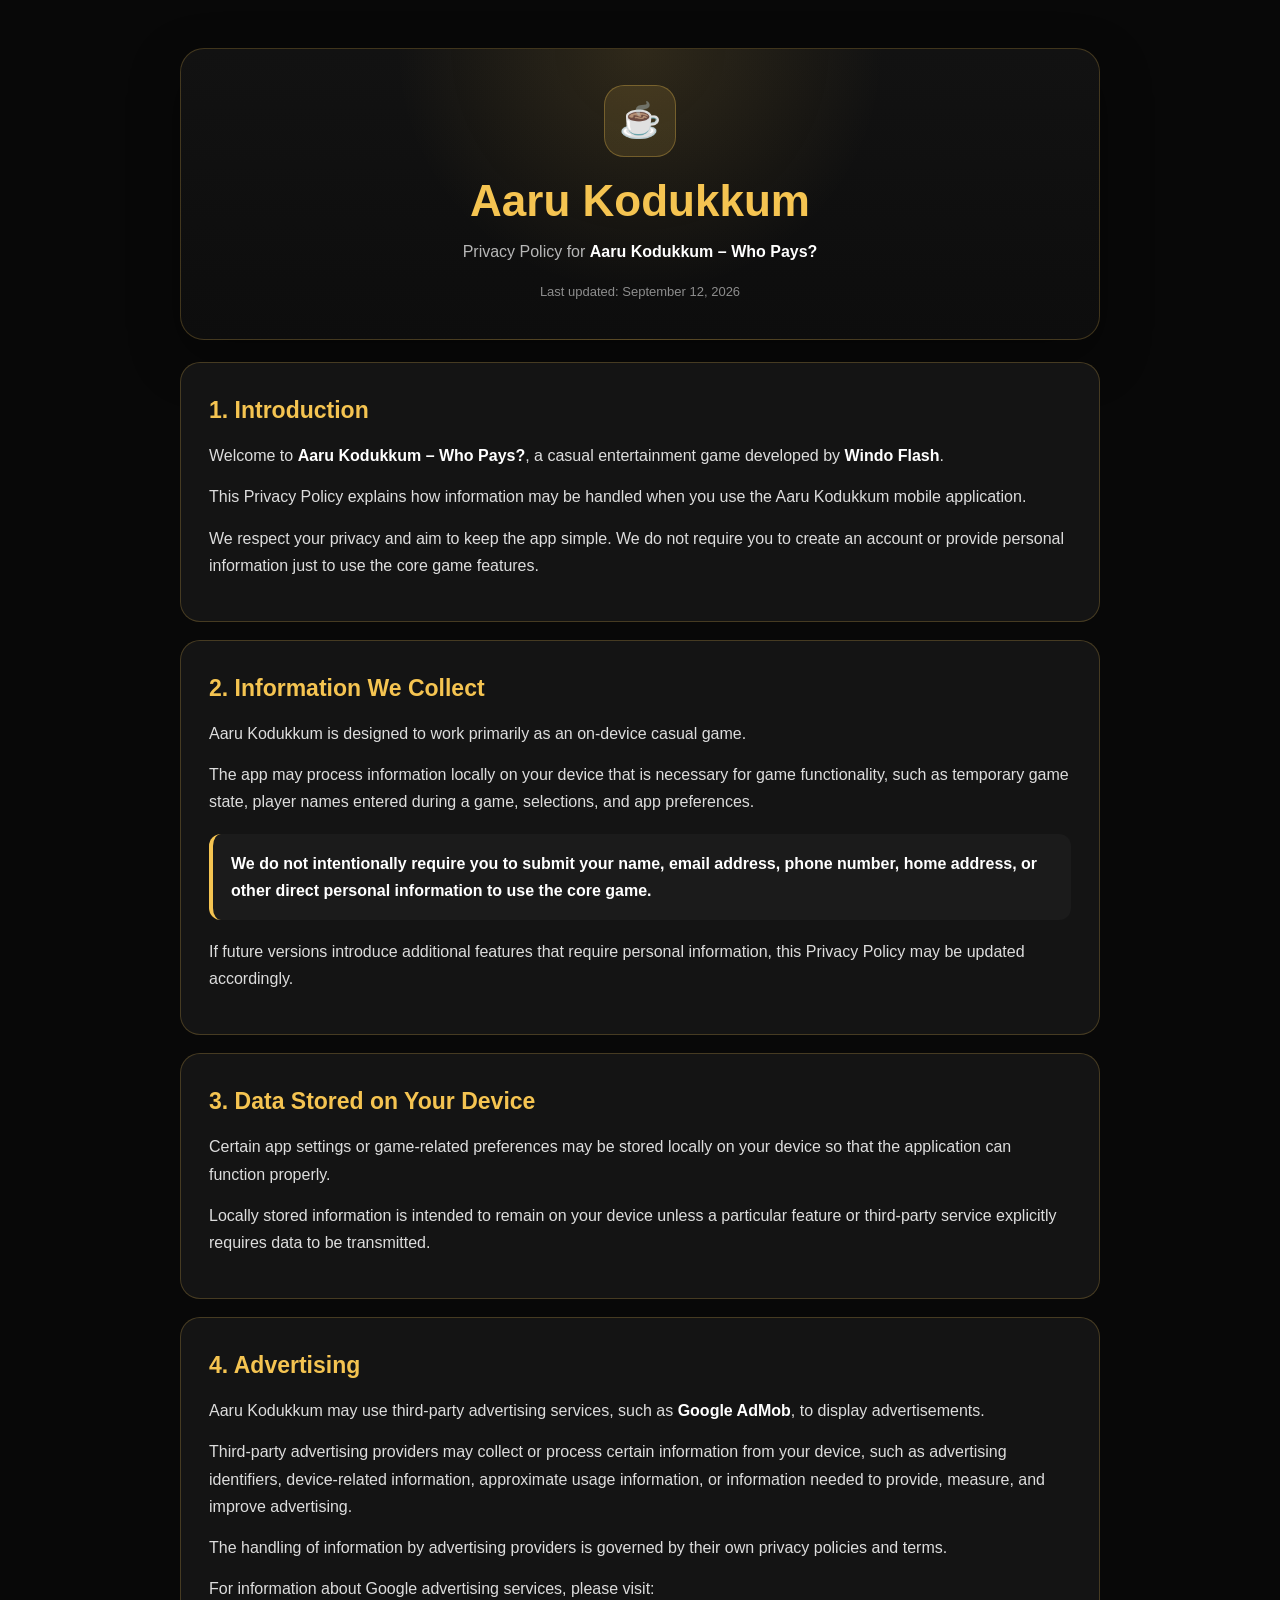
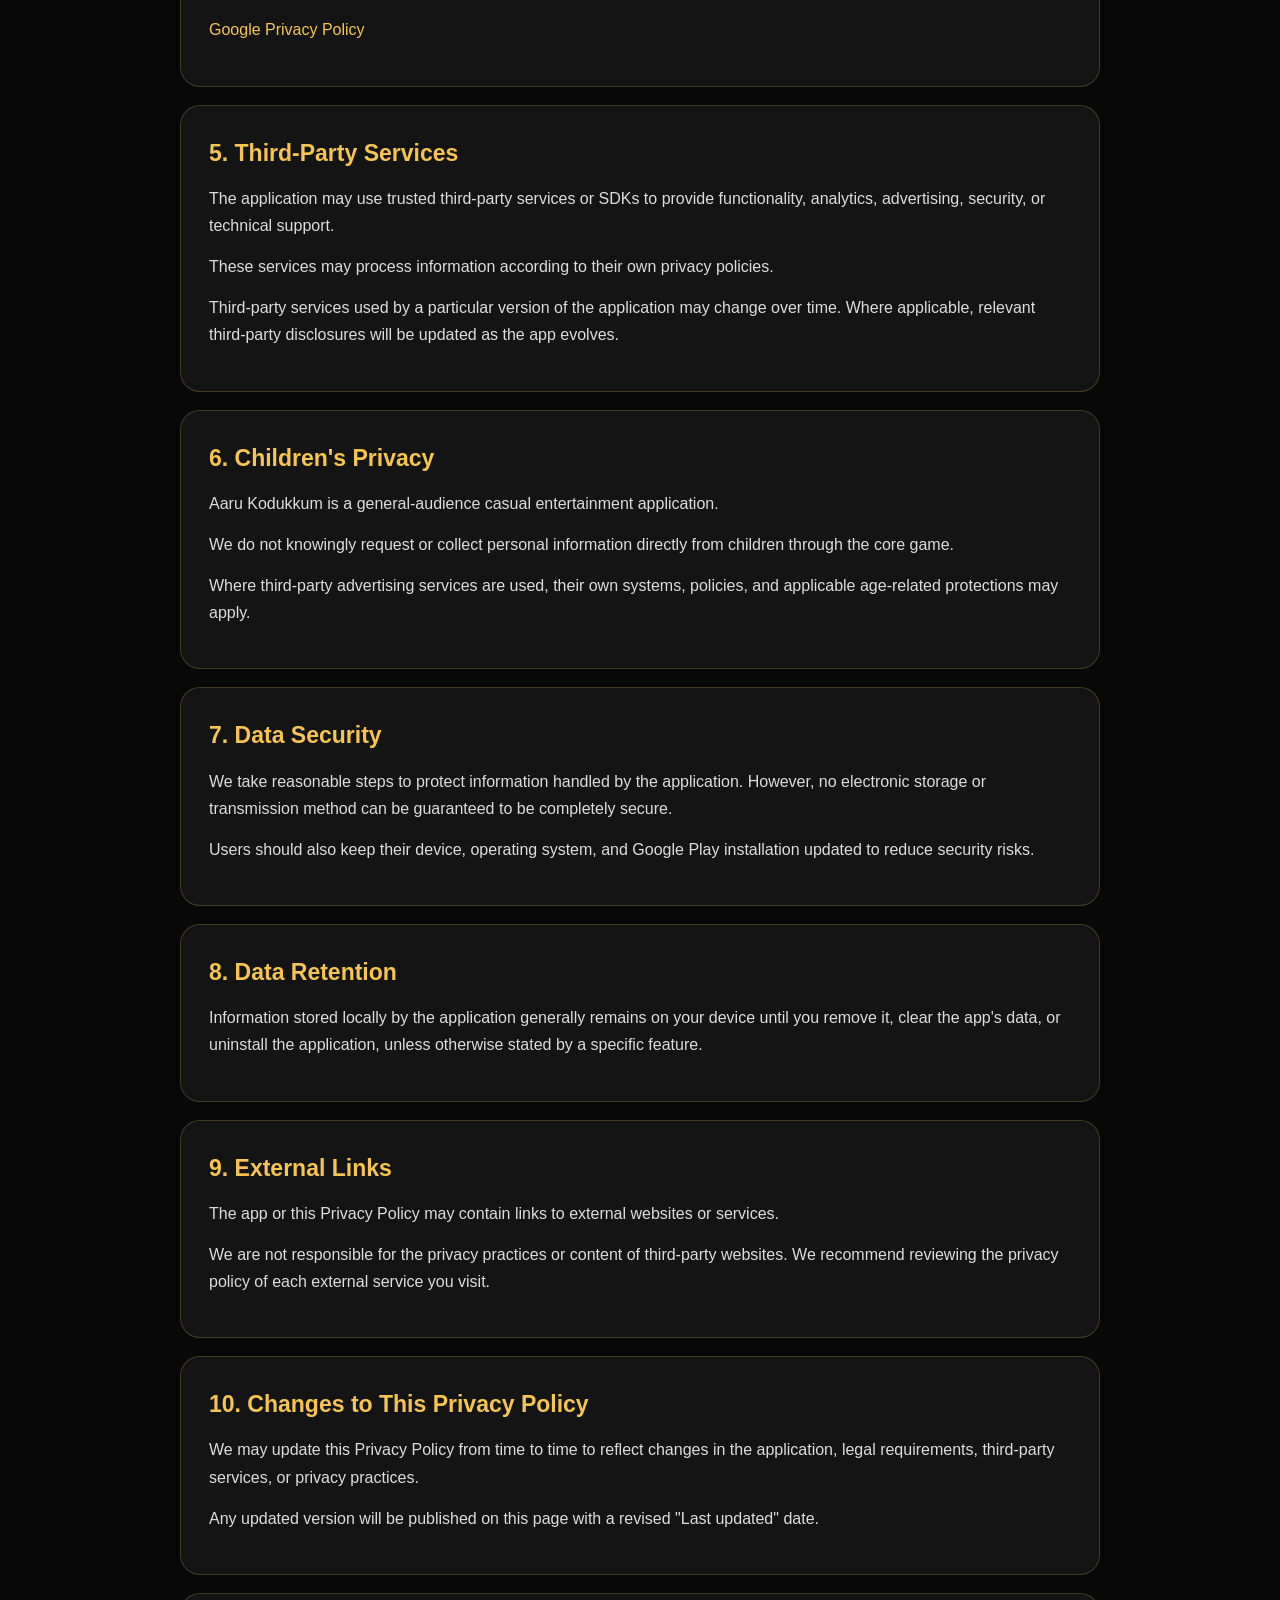
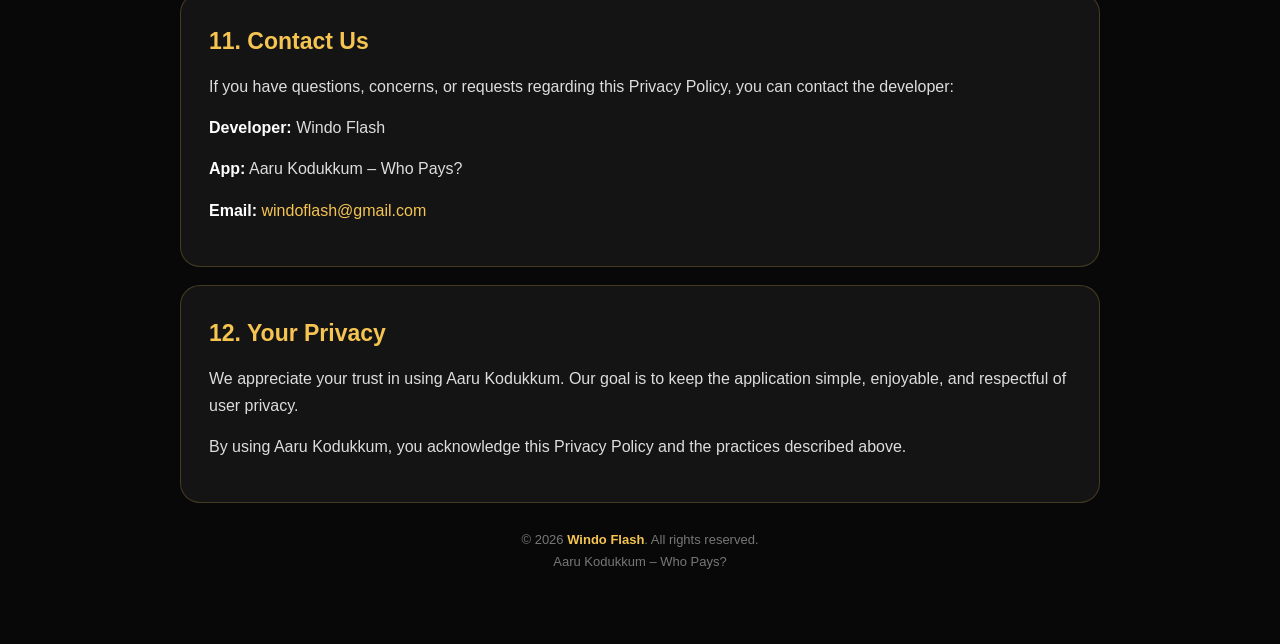
<file: aaru-kodukkum-privacy.html>
<!DOCTYPE html>
<html lang="en">
<head>
  <meta charset="UTF-8" />
  <meta name="viewport" content="width=device-width, initial-scale=1.0" />

  <title>Privacy Policy - Aaru Kodukkum</title>

  <meta
    name="description"
    content="Privacy Policy for Aaru Kodukkum – Who Pays?, developed by Windo Flash."
  />

  <style>
    :root {
      --background: #080808;
      --card: #141414;
      --card-light: #1b1b1b;
      --gold: #f5c451;
      --gold-dark: #c99b2e;
      --text: #f5f5f5;
      --muted: #b7b7b7;
      --border: rgba(245, 196, 81, 0.22);
      --link: #f5c451;
    }

    * {
      box-sizing: border-box;
    }

    html {
      scroll-behavior: smooth;
    }

    body {
      margin: 0;
      padding: 0;
      background: var(--background);
      color: var(--text);
      font-family:
        -apple-system,
        BlinkMacSystemFont,
        "Segoe UI",
        Roboto,
        Helvetica,
        Arial,
        sans-serif;
      line-height: 1.7;
    }

    .container {
      width: min(920px, calc(100% - 32px));
      margin: 0 auto;
      padding: 48px 0 70px;
    }

    .hero {
      background:
        radial-gradient(
          circle at top center,
          rgba(245, 196, 81, 0.13),
          transparent 45%
        ),
        linear-gradient(180deg, #121212 0%, #0d0d0d 100%);
      border: 1px solid var(--border);
      border-radius: 24px;
      padding: 36px 28px;
      text-align: center;
      margin-bottom: 22px;
      box-shadow: 0 18px 50px rgba(0, 0, 0, 0.35);
    }

    .logo {
      width: 72px;
      height: 72px;
      margin: 0 auto 18px;
      border-radius: 20px;
      display: flex;
      align-items: center;
      justify-content: center;
      background: rgba(245, 196, 81, 0.12);
      border: 1px solid rgba(245, 196, 81, 0.3);
      font-size: 34px;
    }

    h1 {
      margin: 0 0 10px;
      color: var(--gold);
      font-size: clamp(30px, 5vw, 44px);
      line-height: 1.2;
    }

    .subtitle {
      margin: 0 auto;
      color: var(--muted);
      max-width: 680px;
      font-size: 16px;
    }

    .updated {
      margin-top: 16px;
      color: #8d8d8d;
      font-size: 13px;
    }

    .card {
      background: var(--card);
      border: 1px solid var(--border);
      border-radius: 20px;
      padding: 28px;
      margin-top: 18px;
    }

    h2 {
      color: var(--gold);
      font-size: 23px;
      margin: 0 0 12px;
    }

    h3 {
      color: #ffffff;
      font-size: 17px;
      margin: 22px 0 8px;
    }

    p {
      margin: 0 0 14px;
      color: #dddddd;
    }

    ul {
      margin: 8px 0 16px 22px;
      padding: 0;
      color: #dddddd;
    }

    li {
      margin-bottom: 8px;
    }

    strong {
      color: #ffffff;
    }

    a {
      color: var(--link);
      text-decoration: none;
    }

    a:hover {
      text-decoration: underline;
    }

    .highlight {
      background: var(--card-light);
      border-left: 4px solid var(--gold);
      border-radius: 12px;
      padding: 16px 18px;
      margin: 18px 0;
    }

    .footer {
      text-align: center;
      padding-top: 26px;
      color: #777;
      font-size: 13px;
    }

    .footer strong {
      color: var(--gold);
    }

    @media (max-width: 640px) {
      .container {
        width: min(100% - 20px, 920px);
        padding-top: 24px;
      }

      .hero {
        padding: 28px 20px;
        border-radius: 20px;
      }

      .card {
        padding: 22px 18px;
        border-radius: 18px;
      }

      h2 {
        font-size: 21px;
      }
    }
  </style>
</head>

<body>

  <main class="container">

    <!-- Header -->
    <section class="hero">
      <div class="logo">☕</div>

      <h1>Aaru Kodukkum</h1>

      <p class="subtitle">
        Privacy Policy for <strong>Aaru Kodukkum – Who Pays?</strong>
      </p>

      <div class="updated">
        Last updated: September 12, 2026
      </div>
    </section>

    <!-- Introduction -->
    <section class="card">
      <h2>1. Introduction</h2>

      <p>
        Welcome to <strong>Aaru Kodukkum – Who Pays?</strong>, a casual
        entertainment game developed by <strong>Windo Flash</strong>.
      </p>

      <p>
        This Privacy Policy explains how information may be handled when you
        use the Aaru Kodukkum mobile application.
      </p>

      <p>
        We respect your privacy and aim to keep the app simple. We do not
        require you to create an account or provide personal information just
        to use the core game features.
      </p>
    </section>

    <!-- Information Collection -->
    <section class="card">
      <h2>2. Information We Collect</h2>

      <p>
        Aaru Kodukkum is designed to work primarily as an on-device casual
        game.
      </p>

      <p>
        The app may process information locally on your device that is
        necessary for game functionality, such as temporary game state,
        player names entered during a game, selections, and app preferences.
      </p>

      <div class="highlight">
        <strong>
          We do not intentionally require you to submit your name, email
          address, phone number, home address, or other direct personal
          information to use the core game.
        </strong>
      </div>

      <p>
        If future versions introduce additional features that require
        personal information, this Privacy Policy may be updated accordingly.
      </p>
    </section>

    <!-- Local Data -->
    <section class="card">
      <h2>3. Data Stored on Your Device</h2>

      <p>
        Certain app settings or game-related preferences may be stored
        locally on your device so that the application can function properly.
      </p>

      <p>
        Locally stored information is intended to remain on your device unless
        a particular feature or third-party service explicitly requires data
        to be transmitted.
      </p>
    </section>

    <!-- Advertising -->
    <section class="card">
      <h2>4. Advertising</h2>

      <p>
        Aaru Kodukkum may use third-party advertising services, such as
        <strong>Google AdMob</strong>, to display advertisements.
      </p>

      <p>
        Third-party advertising providers may collect or process certain
        information from your device, such as advertising identifiers,
        device-related information, approximate usage information, or
        information needed to provide, measure, and improve advertising.
      </p>

      <p>
        The handling of information by advertising providers is governed by
        their own privacy policies and terms.
      </p>

      <p>
        For information about Google advertising services, please visit:
      </p>

      <p>
        <a
          href="https://policies.google.com/privacy"
          target="_blank"
          rel="noopener noreferrer"
        >
          Google Privacy Policy
        </a>
      </p>
    </section>

    <!-- Third Party Services -->
    <section class="card">
      <h2>5. Third-Party Services</h2>

      <p>
        The application may use trusted third-party services or SDKs to
        provide functionality, analytics, advertising, security, or technical
        support.
      </p>

      <p>
        These services may process information according to their own privacy
        policies.
      </p>

      <p>
        Third-party services used by a particular version of the application
        may change over time. Where applicable, relevant third-party
        disclosures will be updated as the app evolves.
      </p>
    </section>

    <!-- Children's Privacy -->
    <section class="card">
      <h2>6. Children's Privacy</h2>

      <p>
        Aaru Kodukkum is a general-audience casual entertainment application.
      </p>

      <p>
        We do not knowingly request or collect personal information directly
        from children through the core game.
      </p>

      <p>
        Where third-party advertising services are used, their own systems,
        policies, and applicable age-related protections may apply.
      </p>
    </section>

    <!-- Security -->
    <section class="card">
      <h2>7. Data Security</h2>

      <p>
        We take reasonable steps to protect information handled by the
        application. However, no electronic storage or transmission method can
        be guaranteed to be completely secure.
      </p>

      <p>
        Users should also keep their device, operating system, and Google Play
        installation updated to reduce security risks.
      </p>
    </section>

    <!-- Data Retention -->
    <section class="card">
      <h2>8. Data Retention</h2>

      <p>
        Information stored locally by the application generally remains on
        your device until you remove it, clear the app's data, or uninstall
        the application, unless otherwise stated by a specific feature.
      </p>
    </section>

    <!-- External Links -->
    <section class="card">
      <h2>9. External Links</h2>

      <p>
        The app or this Privacy Policy may contain links to external websites
        or services.
      </p>

      <p>
        We are not responsible for the privacy practices or content of
        third-party websites. We recommend reviewing the privacy policy of
        each external service you visit.
      </p>
    </section>

    <!-- Changes -->
    <section class="card">
      <h2>10. Changes to This Privacy Policy</h2>

      <p>
        We may update this Privacy Policy from time to time to reflect changes
        in the application, legal requirements, third-party services, or
        privacy practices.
      </p>

      <p>
        Any updated version will be published on this page with a revised
        "Last updated" date.
      </p>
    </section>

    <!-- Contact -->
    <section class="card">
      <h2>11. Contact Us</h2>

      <p>
        If you have questions, concerns, or requests regarding this Privacy
        Policy, you can contact the developer:
      </p>

      <p>
        <strong>Developer:</strong> Windo Flash
      </p>

      <p>
        <strong>App:</strong> Aaru Kodukkum – Who Pays?
      </p>

      <p>
        <strong>Email:</strong>
        <a href="mailto:windoflash@gmail.com
"> windoflash@gmail.com
        </a>
      </p>

      <p>
        
    </section>

    <!-- Final -->
    <section class="card">
      <h2>12. Your Privacy</h2>

      <p>
        We appreciate your trust in using Aaru Kodukkum. Our goal is to keep
        the application simple, enjoyable, and respectful of user privacy.
      </p>

      <p>
        By using Aaru Kodukkum, you acknowledge this Privacy Policy and the
        practices described above.
      </p>
    </section>

    <div class="footer">
      © 2026 <strong>Windo Flash</strong>. All rights reserved.
      <br />
      Aaru Kodukkum – Who Pays?
    </div>

  </main>

</body>
</html>
</file>
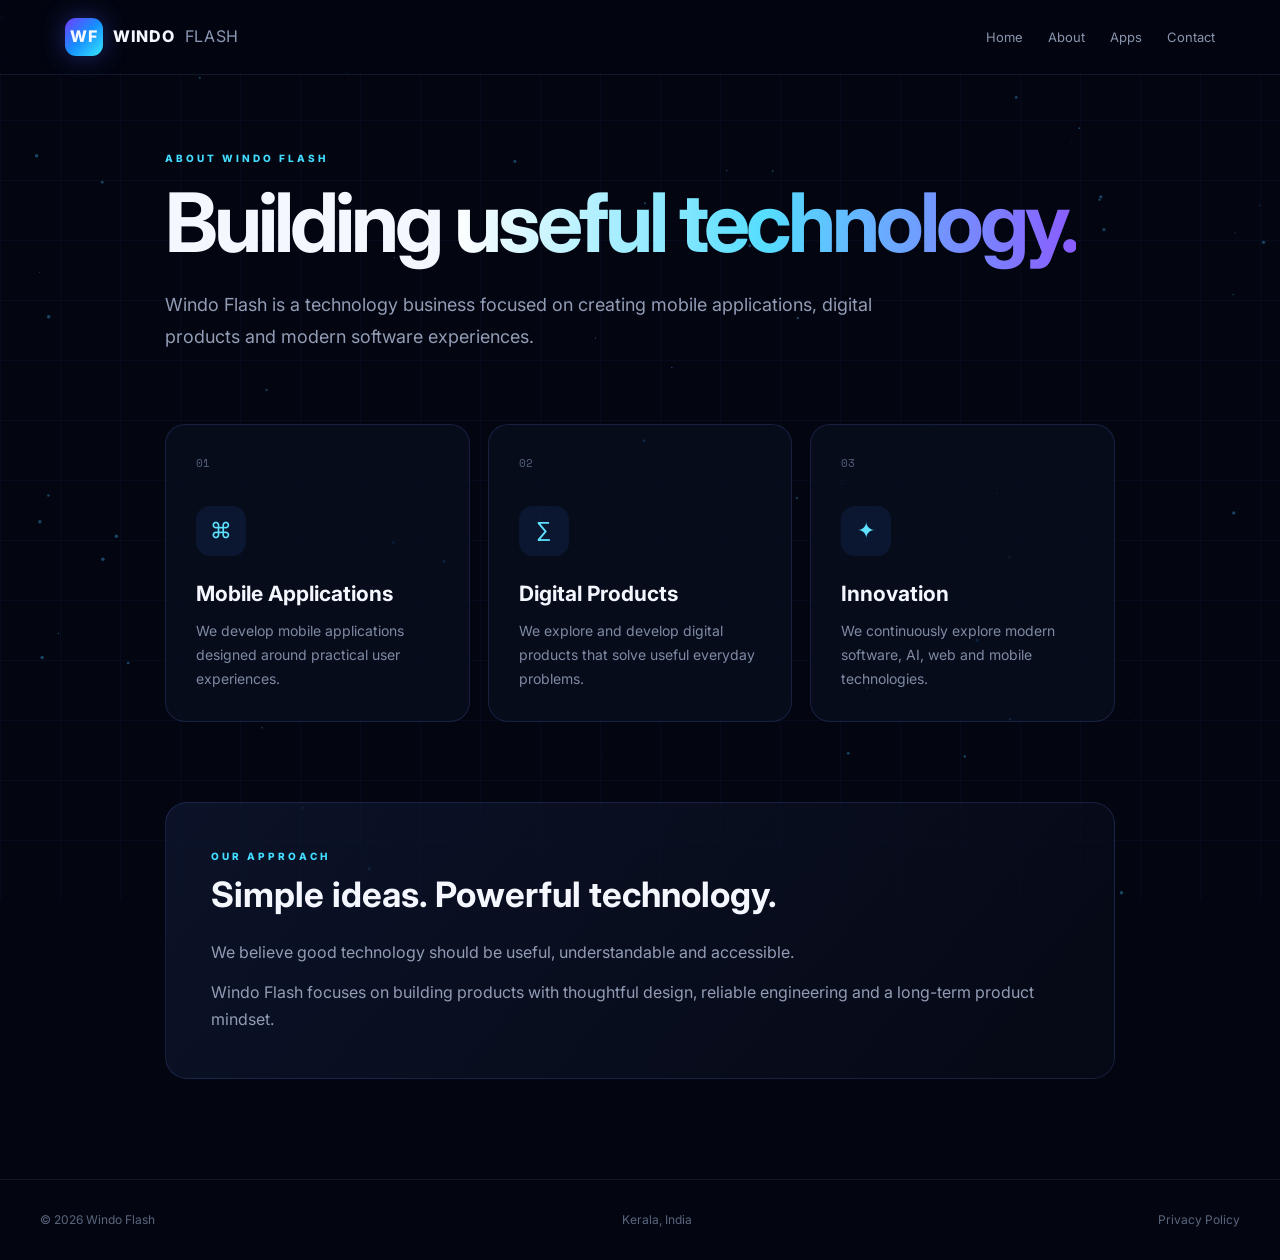
<file: about.html>
<!DOCTYPE html>
<html lang="en">

<head>

<meta charset="UTF-8">

<meta
name="viewport"
content="width=device-width, initial-scale=1.0">

<title>About Windo Flash</title>

<meta
name="description"
content="Learn about Windo Flash, a technology business creating mobile applications and digital products.">

<style>

@import url(
'https://fonts.googleapis.com/css2?family=Inter:wght@400;500;600;700;800&family=Space+Mono:wght@400;700&display=swap'
);

*{
box-sizing:border-box;
margin:0;
padding:0;
}

html{
scroll-behavior:smooth;
}

body{

background:#030611;

color:#f5f7ff;

font-family:Inter,Arial,sans-serif;

line-height:1.7;

overflow-x:hidden;

}

a{
color:inherit;
text-decoration:none;
}


/* BACKGROUND */

#bg{

position:fixed;

inset:0;

width:100%;
height:100%;

z-index:-5;

}

.grid{

position:fixed;

inset:0;

z-index:-4;

background-image:

linear-gradient(
rgba(70,130,255,.05) 1px,
transparent 1px
),

linear-gradient(
90deg,
rgba(70,130,255,.05) 1px,
transparent 1px
);

background-size:60px 60px;

}


/* NAV */

nav{

position:fixed;

top:0;

left:0;

width:100%;

z-index:20;

background:
rgba(3,6,17,.75);

backdrop-filter:
blur(20px);

border-bottom:
1px solid
rgba(120,150,255,.12);

}

.nav-inner{

max-width:1200px;

height:74px;

margin:auto;

padding:0 25px;

display:flex;

align-items:center;

justify-content:space-between;

}

.logo{

display:flex;

align-items:center;

gap:10px;

font-weight:800;

letter-spacing:.7px;

}

.logo-icon{

width:38px;

height:38px;

border-radius:11px;

display:grid;

place-items:center;

background:
linear-gradient(
135deg,
#713cff,
#168fff,
#38e8ff
);

box-shadow:
0 0 25px
rgba(80,90,255,.4);

}

.logo span{

color:#8b98b3;

font-weight:400;

}

.nav-links{

display:flex;

gap:25px;

}

.nav-links a{

color:#8995ad;

font-size:13px;

}

.nav-links a:hover{

color:#fff;

}


/* CONTENT */

.container{

max-width:1000px;

margin:auto;

padding:
150px 25px
100px;

}

.label{

color:#42ddff;

font-size:10px;

font-weight:800;

letter-spacing:3px;

}

h1{

font-size:
clamp(48px,7vw,82px);

line-height:1;

letter-spacing:-4px;

margin-top:15px;

}

.gradient{

background:
linear-gradient(
90deg,
#fff,
#55ddff,
#8a5cff
);

-webkit-background-clip:text;

color:transparent;

}

.intro{

max-width:750px;

margin-top:25px;

font-size:18px;

color:#929db5;

line-height:1.8;

}


/* CARDS */

.cards{

display:grid;

grid-template-columns:
repeat(3,1fr);

gap:18px;

margin-top:70px;

}

.card{

padding:30px;

min-height:250px;

border:
1px solid
rgba(110,145,255,.16);

border-radius:20px;

background:
rgba(10,16,34,.65);

transition:.3s;

}

.card:hover{

transform:
translateY(-7px);

border-color:
rgba(75,210,255,.4);

}

.number{

font:
11px "Space Mono";

color:#53617a;

}

.icon{

margin-top:35px;

width:50px;

height:50px;

display:grid;

place-items:center;

border-radius:14px;

background:
rgba(70,140,255,.09);

color:#5de1ff;

font-size:22px;

}

.card h2{

font-size:21px;

margin-top:20px;

}

.card p{

font-size:14px;

color:#7f8ba3;

margin-top:8px;

}


/* COMPANY */

.company{

margin-top:80px;

padding:45px;

border:
1px solid
rgba(110,145,255,.16);

border-radius:22px;

background:
linear-gradient(
130deg,
rgba(16,25,53,.65),
rgba(7,11,25,.65)
);

}

.company h2{

font-size:35px;

margin-bottom:15px;

}

.company p{

color:#929db5;

margin-top:12px;

}


/* FOOTER */

footer{

border-top:
1px solid
rgba(255,255,255,.07);

padding:
30px 25px;

color:#59667e;

font-size:12px;

}

.footer-inner{

max-width:1200px;

margin:auto;

display:flex;

justify-content:space-between;

gap:20px;

}

@media(max-width:750px){

.nav-links{

display:none;

}

.cards{

grid-template-columns:1fr;

}

.company{

padding:30px 22px;

}

.footer-inner{

flex-direction:column;

}

}

</style>

</head>


<body>


<canvas id="bg"></canvas>

<div class="grid"></div>


<nav>

<div class="nav-inner">

<a href="index.html" class="logo">

<div class="logo-icon">
WF
</div>

WINDO <span>FLASH</span>

</a>


<div class="nav-links">

<a href="index.html">
Home
</a>

<a href="about.html">
About
</a>

<a href="index.html#apps">
Apps
</a>

<a href="contact.html">
Contact
</a>

</div>

</div>

</nav>


<main>

<div class="container">


<div class="label">
ABOUT WINDO FLASH
</div>


<h1>

Building

<span class="gradient">
useful technology.
</span>

</h1>


<p class="intro">

Windo Flash is a technology business focused
on creating mobile applications, digital products
and modern software experiences.

</p>


<div class="cards">


<div class="card">

<div class="number">
01
</div>

<div class="icon">
⌘
</div>

<h2>
Mobile Applications
</h2>

<p>

We develop mobile applications
designed around practical user
experiences.

</p>

</div>


<div class="card">

<div class="number">
02
</div>

<div class="icon">
∑
</div>

<h2>
Digital Products
</h2>

<p>

We explore and develop digital
products that solve useful
everyday problems.

</p>

</div>


<div class="card">

<div class="number">
03
</div>

<div class="icon">
✦
</div>

<h2>
Innovation
</h2>

<p>

We continuously explore modern
software, AI, web and mobile
technologies.

</p>

</div>


</div>


<div class="company">

<div class="label">
OUR APPROACH
</div>

<h2>
Simple ideas. Powerful technology.
</h2>

<p>

We believe good technology should
be useful, understandable and
accessible.

</p>

<p>

Windo Flash focuses on building
products with thoughtful design,
reliable engineering and a
long-term product mindset.

</p>

</div>


</div>

</main>


<footer>

<div class="footer-inner">

<span>
© 2026 Windo Flash
</span>

<span>
Kerala, India
</span>

<a href="privacy.html">
Privacy Policy
</a>

</div>

</footer>


<script>

/* LIVE BACKGROUND */

const canvas =
document.getElementById("bg");

const ctx =
canvas.getContext("2d");

let W;
let H;

let particles=[];

function resize(){

W=canvas.width=
window.innerWidth;

H=canvas.height=
window.innerHeight;

particles=[];

for(
let i=0;
i<70;
i++
){

particles.push({

x:Math.random()*W,

y:Math.random()*H,

vx:(Math.random()-.5)*.2,

vy:(Math.random()-.5)*.2,

r:Math.random()*1.5+.3

});

}

}

function animate(){

ctx.clearRect(
0,0,W,H
);

particles.forEach(p=>{

p.x+=p.vx;

p.y+=p.vy;

if(p.x<0)p.x=W;

if(p.x>W)p.x=0;

if(p.y<0)p.y=H;

if(p.y>H)p.y=0;

ctx.beginPath();

ctx.fillStyle=
"rgba(70,190,255,.35)";

ctx.arc(
p.x,
p.y,
p.r,
0,
Math.PI*2
);

ctx.fill();

});

requestAnimationFrame(
animate
);

}

window.addEventListener(
"resize",
resize
);

resize();

animate();

</script>

</body>
</html>
</file>
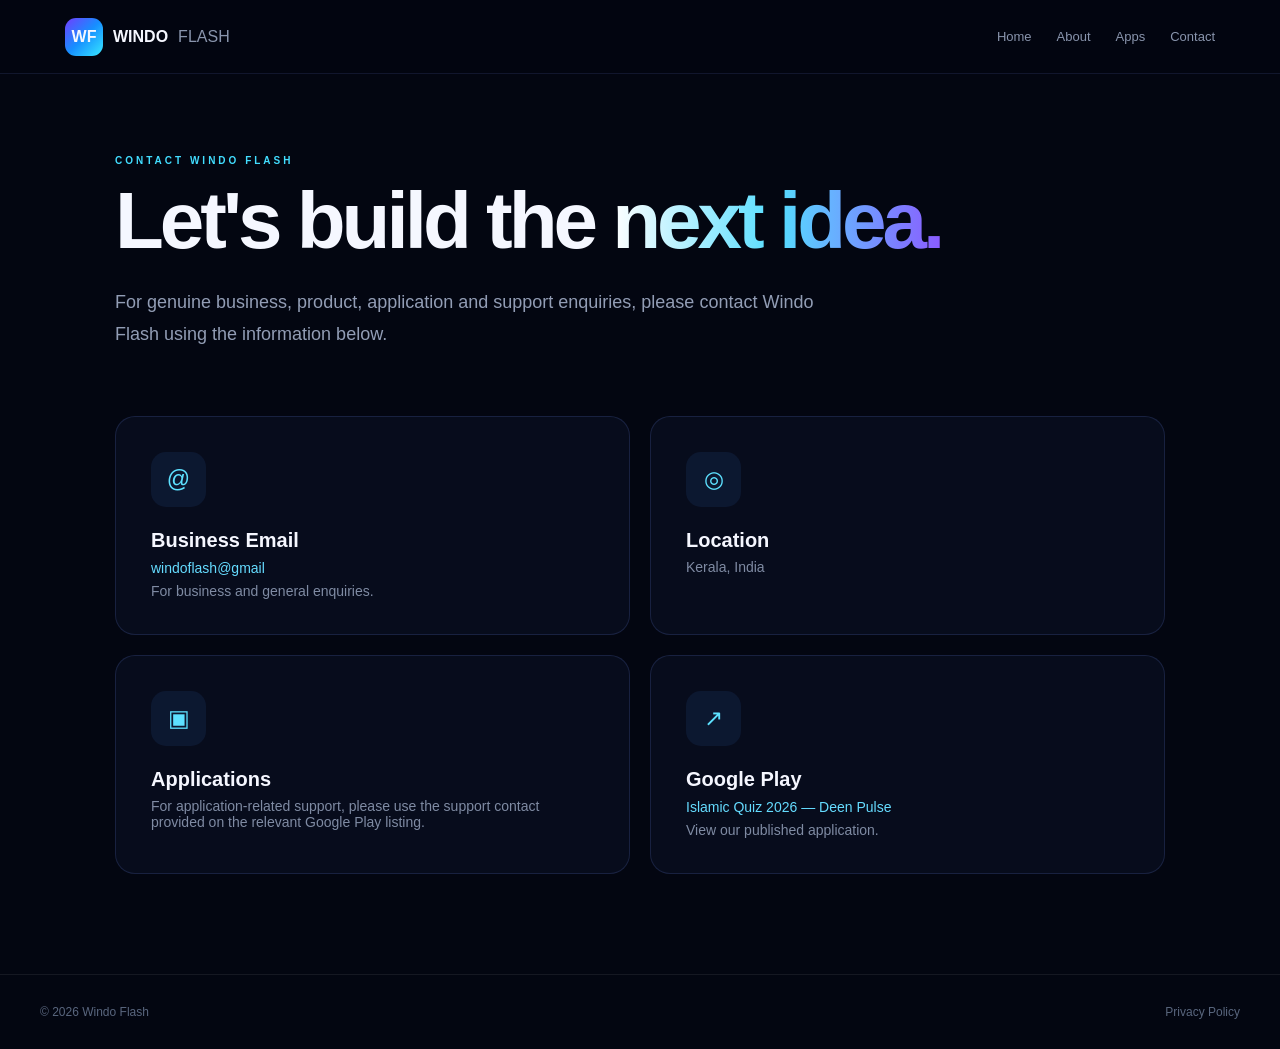
<file: contact.html>
<!DOCTYPE html>
<html lang="en">

<head>

<meta charset="UTF-8">

<meta
name="viewport"
content="width=device-width, initial-scale=1.0">

<title>Contact Windo Flash</title>

<meta
name="description"
content="Contact Windo Flash for business, product and application enquiries.">

<style>

*{
box-sizing:border-box;
margin:0;
padding:0;
}

html{
scroll-behavior:smooth;
}

body{

background:#030611;

color:#f5f7ff;

font-family:
Inter,
Arial,
sans-serif;

}

a{
text-decoration:none;
color:inherit;
}

nav{

height:74px;

position:fixed;

top:0;

width:100%;

z-index:10;

background:
rgba(3,6,17,.78);

backdrop-filter:
blur(20px);

border-bottom:
1px solid
rgba(120,150,255,.12);

}

.nav-inner{

height:100%;

max-width:1200px;

margin:auto;

padding:0 25px;

display:flex;

align-items:center;

justify-content:space-between;

}

.logo{

display:flex;

align-items:center;

gap:10px;

font-weight:800;

}

.logo-icon{

width:38px;

height:38px;

border-radius:11px;

display:grid;

place-items:center;

background:
linear-gradient(
135deg,
#713cff,
#168fff,
#38e8ff
);

}

.logo span{

color:#8995ad;

font-weight:400;

}

.nav-links{

display:flex;

gap:25px;

}

.nav-links a{

font-size:13px;

color:#8995ad;

}

.nav-links a:hover{

color:#fff;

}

.container{

max-width:1100px;

margin:auto;

padding:
155px 25px
100px;

}

.label{

color:#42ddff;

font-size:10px;

font-weight:800;

letter-spacing:3px;

}

h1{

font-size:
clamp(48px,7vw,80px);

line-height:1;

letter-spacing:-4px;

margin-top:15px;

}

h1 span{

background:
linear-gradient(
90deg,
#fff,
#55ddff,
#8a5cff
);

-webkit-background-clip:text;

color:transparent;

}

.intro{

max-width:700px;

margin-top:25px;

font-size:18px;

line-height:1.8;

color:#929db5;

}

.contact-grid{

display:grid;

grid-template-columns:
1fr 1fr;

gap:20px;

margin-top:65px;

}

.contact-card{

padding:35px;

border:
1px solid
rgba(110,145,255,.16);

border-radius:20px;

background:
rgba(10,16,34,.7);

transition:.3s;

}

.contact-card:hover{

transform:
translateY(-5px);

border-color:
rgba(70,220,255,.35);

}

.contact-icon{

width:55px;

height:55px;

display:grid;

place-items:center;

border-radius:15px;

background:
rgba(70,140,255,.09);

color:#5de1ff;

font-size:23px;

}

.contact-card h2{

margin-top:22px;

font-size:20px;

}

.contact-card p{

color:#7f8ba3;

margin-top:7px;

font-size:14px;

}

.contact-card a{

display:block;

margin-top:8px;

color:#65dcff;

font-size:14px;

word-break:break-word;

}

.notice{

margin-top:45px;

padding:20px;

border-left:
3px solid
#43e2ff;

background:
rgba(60,210,255,.035);

color:#8d98b1;

font-size:13px;

line-height:1.7;

}

footer{

border-top:
1px solid
rgba(255,255,255,.07);

padding:30px 25px;

color:#59667e;

font-size:12px;

}

.footer{

max-width:1200px;

margin:auto;

display:flex;

justify-content:space-between;

}

@media(max-width:700px){

.nav-links{
display:none;
}

.contact-grid{
grid-template-columns:1fr;
}

.footer{
flex-direction:column;
gap:10px;
}

}

</style>

</head>


<body>


<nav>

<div class="nav-inner">

<a
href="index.html"
class="logo">

<div class="logo-icon">
WF
</div>

WINDO
<span>
FLASH
</span>

</a>


<div class="nav-links">

<a href="index.html">
Home
</a>

<a href="about.html">
About
</a>

<a href="index.html#apps">
Apps
</a>

<a href="contact.html">
Contact
</a>

</div>

</div>

</nav>


<main>

<div class="container">


<div class="label">
CONTACT WINDO FLASH
</div>


<h1>

Let's build the

<span>
next idea.
</span>

</h1>


<p class="intro">

For genuine business, product, application
and support enquiries, please contact
Windo Flash using the information below.

</p>


<div class="contact-grid">


<div class="contact-card">

<div class="contact-icon">
@
</div>

<h2>
Business Email
</h2>

<!-- CHANGE THIS -->

<a
href="mailto:YOUR_EMAIL@example.com">

windoflash@gmail

</a>

<p>
For business and general enquiries.
</p>

</div>


<div class="contact-card">

<div class="contact-icon">
◎
</div>

<h2>
Location
</h2>

<p>
Kerala, India
</p>

</div>


<div class="contact-card">

<div class="contact-icon">
▣
</div>

<h2>
Applications
</h2>

<p>
For application-related support,
please use the support contact
provided on the relevant Google
Play listing.
</p>

</div>


<div class="contact-card">

<div class="contact-icon">
↗
</div>

<h2>
Google Play
</h2>

<a
href="https://play.google.com/store/apps/details?id=com.windoflash.ramadan"
target="_blank"
rel="noopener">

Islamic Quiz 2026 — Deen Pulse

</a>

<p>
View our published application.
</p>

</div>


</div>


<div class="">

<strong>

</strong>


</div>


</div>

</main>


<footer>

<div class="footer">

<span>
© 2026 Windo Flash
</span>

<a href="privacy.html">
Privacy Policy
</a>

</div>

</footer>


</body>

</html>
</file>
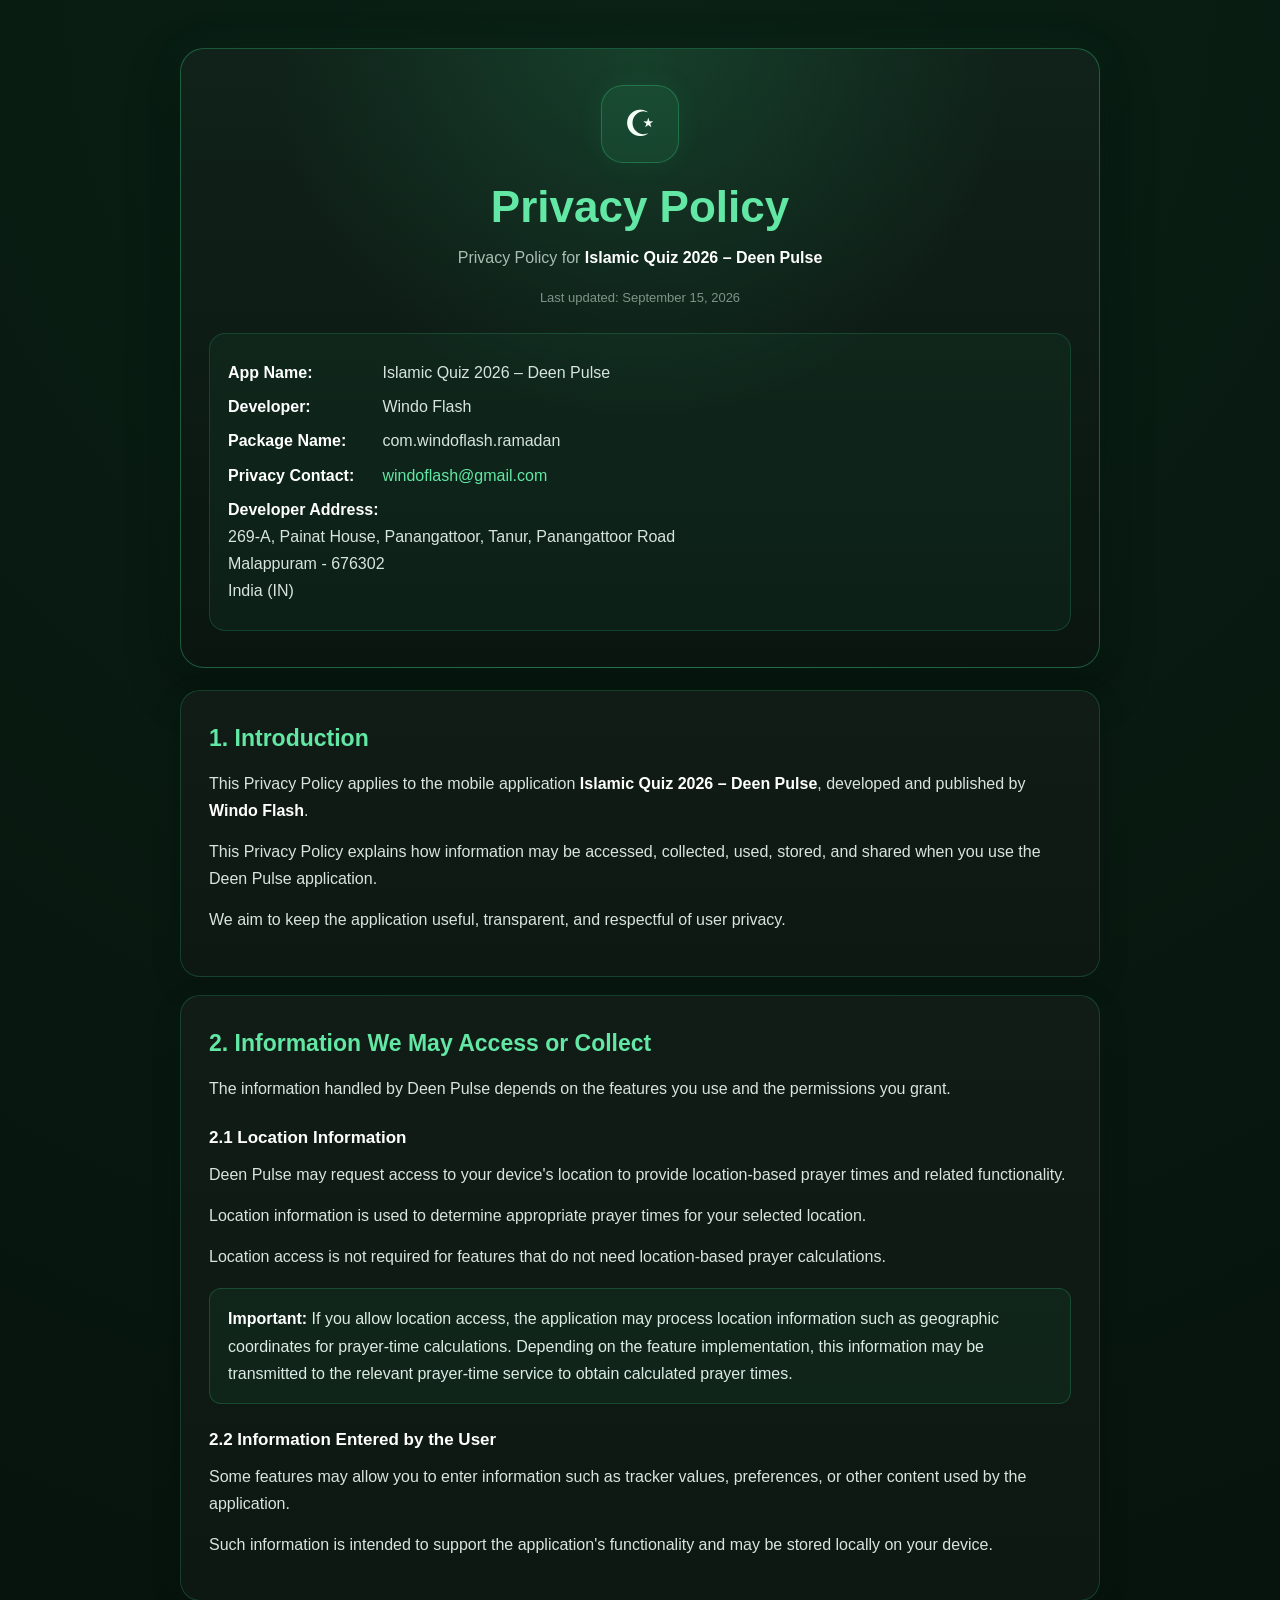
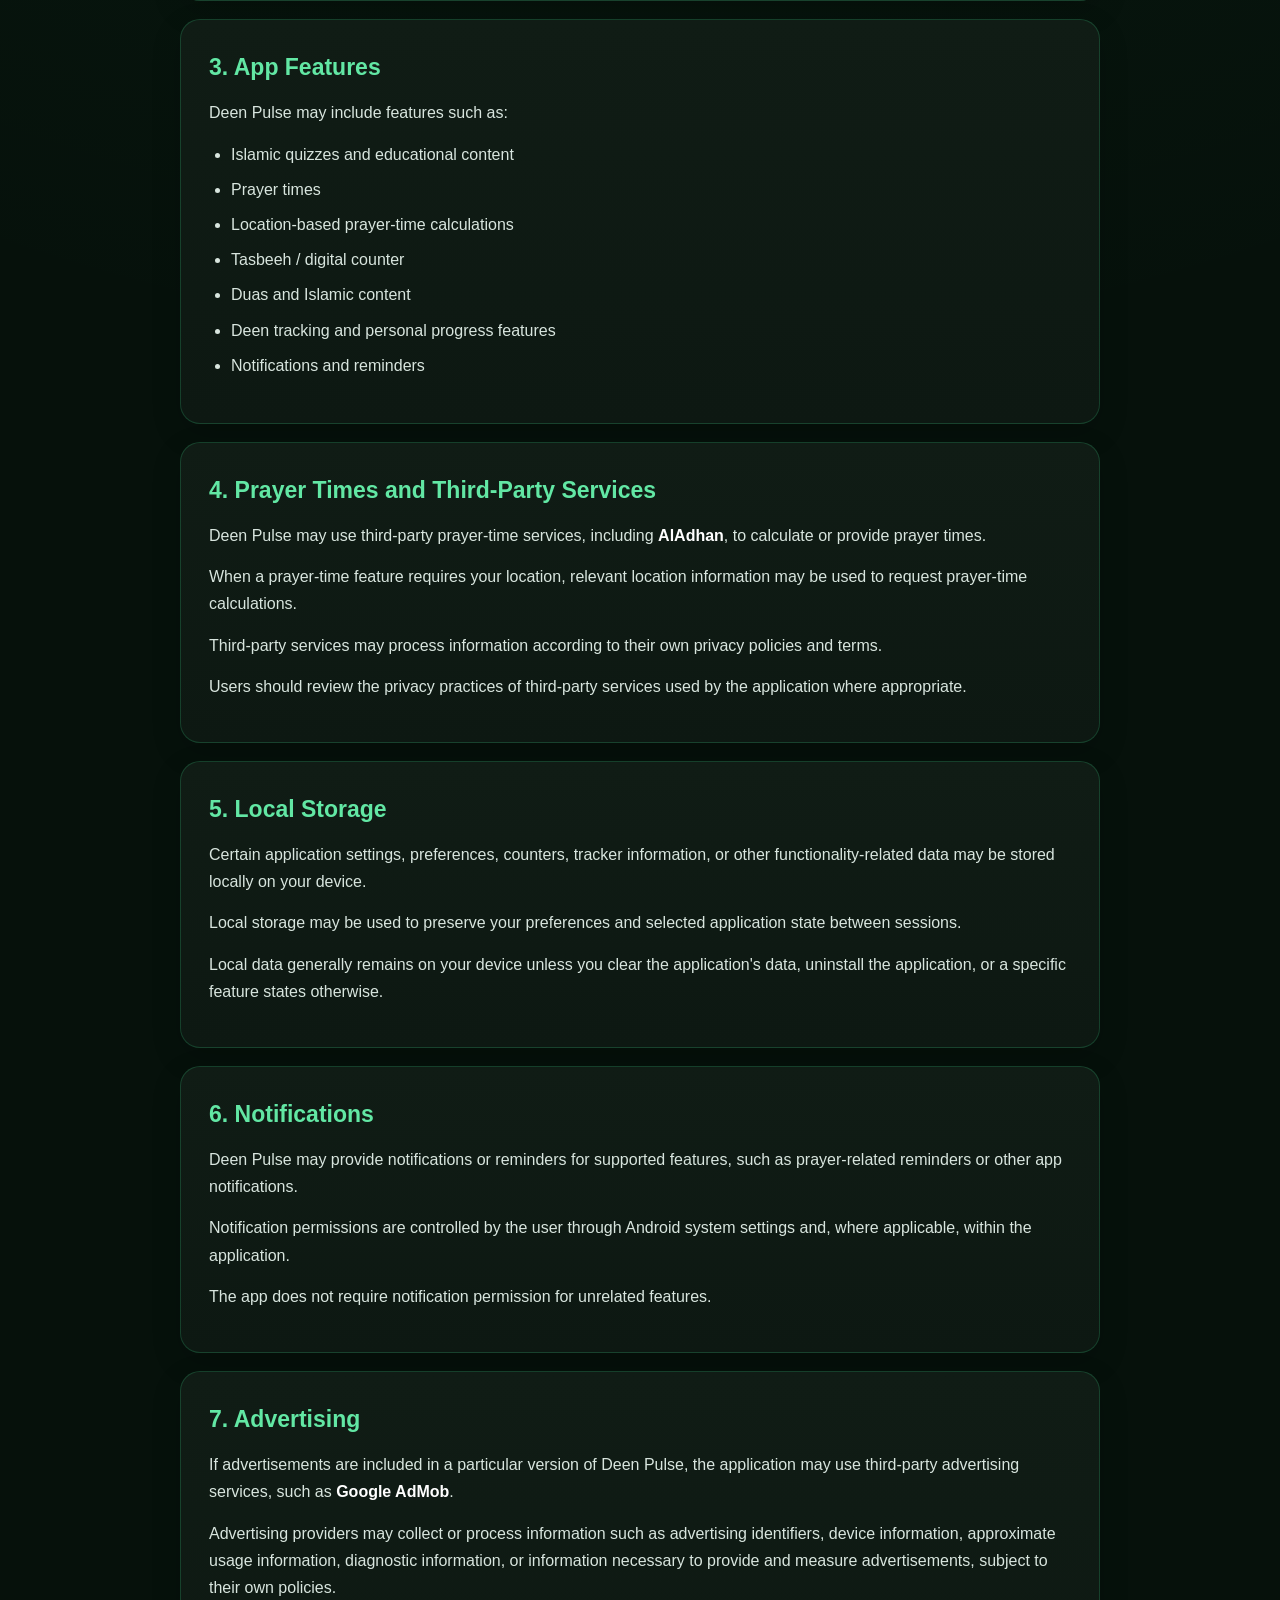
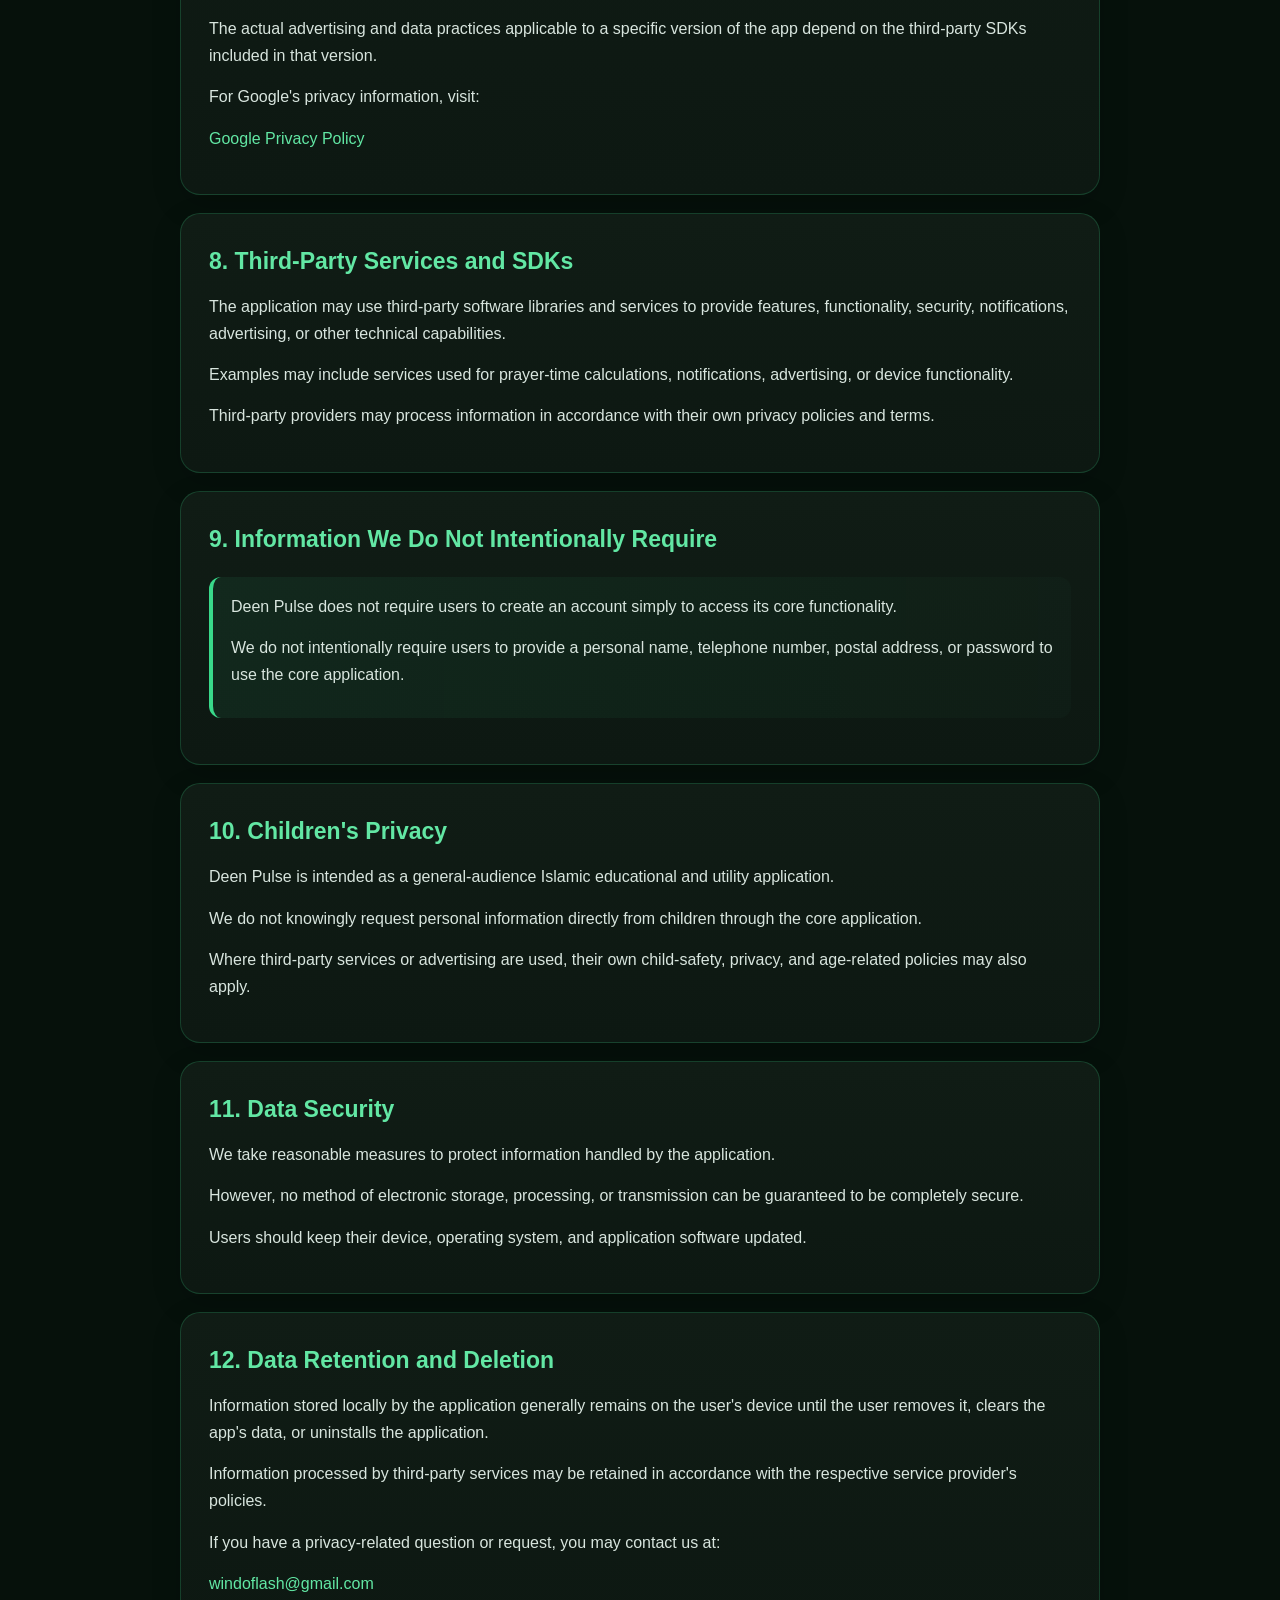
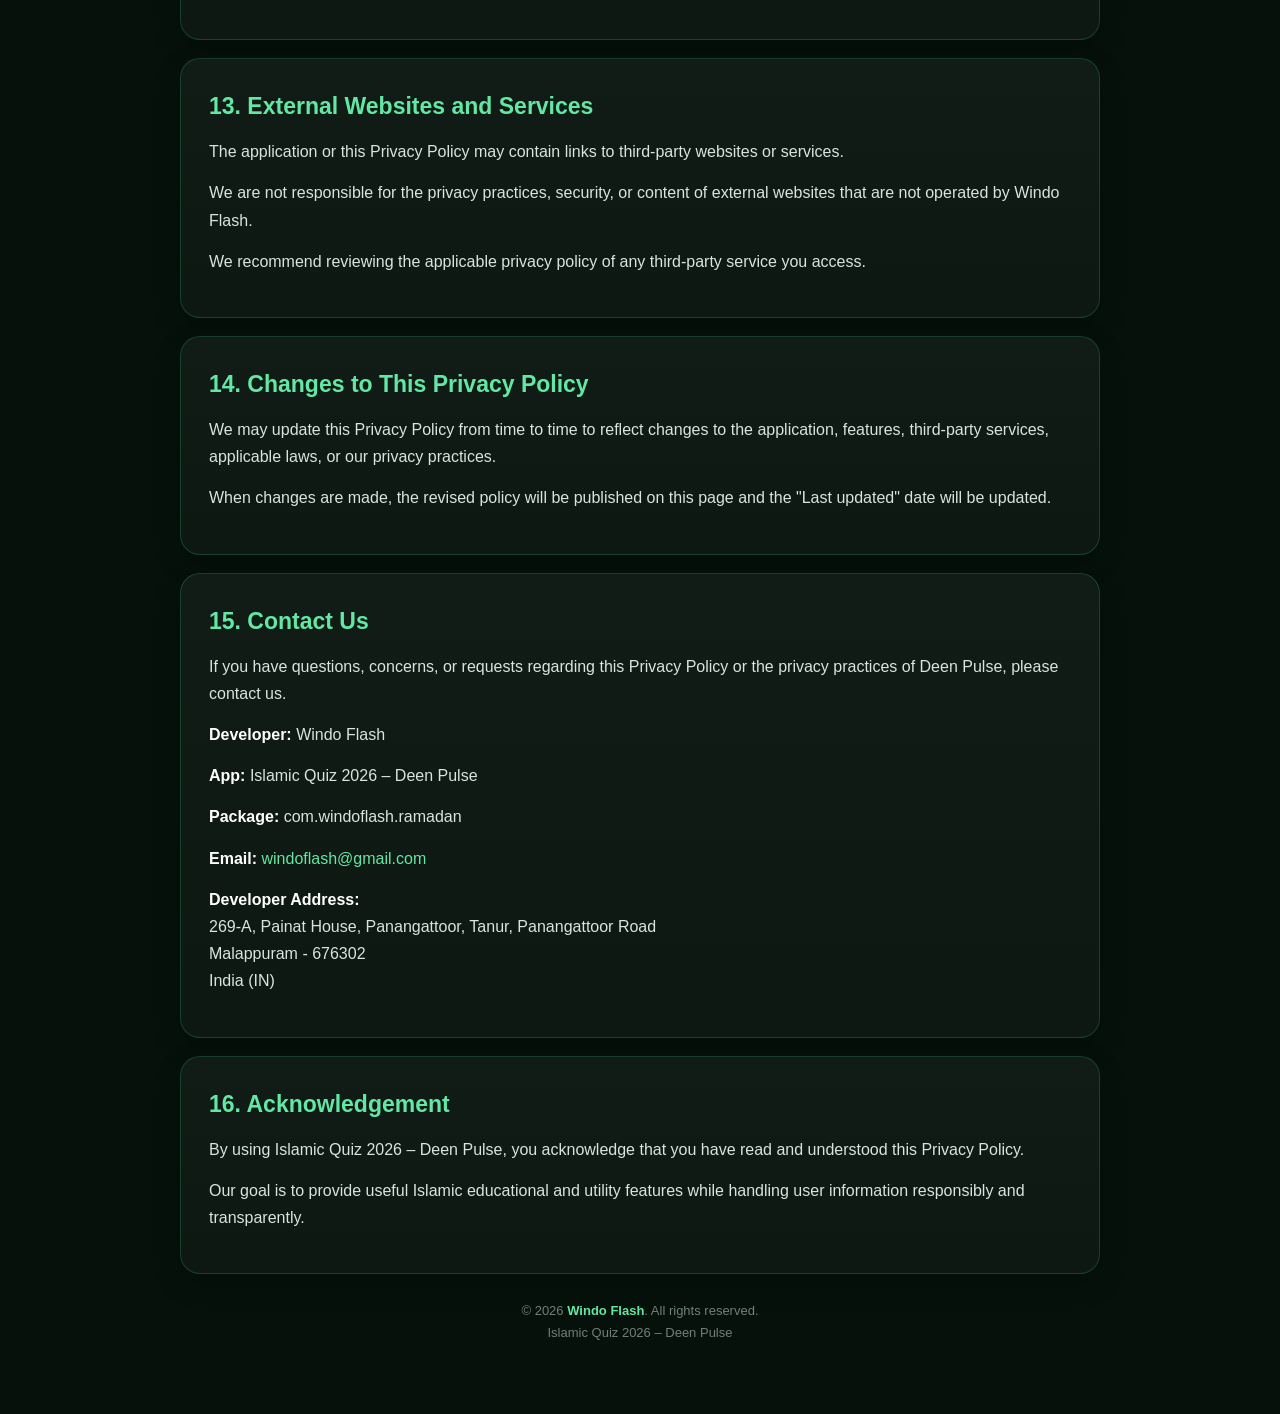
<file: islamic_quiz_2026_deen_pulse_privacy_policy.html>
<!DOCTYPE html>
<html lang="en">
<head>
  <meta charset="UTF-8" />
  <meta
    name="viewport"
    content="width=device-width, initial-scale=1.0"
  />

  <title>Privacy Policy - Islamic Quiz 2026 – Deen Pulse</title>

  <meta
    name="description"
    content="Privacy Policy for Islamic Quiz 2026 – Deen Pulse, developed by Windo Flash."
  />

  <style>
    :root {
      --background: #06110b;
      --background-soft: #0a1710;
      --card: #101c15;
      --card-light: #17271d;

      --green: #39d98a;
      --green-bright: #62e7a4;
      --green-dark: #1e9b60;

      --text: #f4fff8;
      --muted: #a9bdb2;

      --border: rgba(57, 217, 138, 0.20);
      --border-strong: rgba(57, 217, 138, 0.34);

      --link: #62e7a4;
    }

    * {
      box-sizing: border-box;
    }

    html {
      scroll-behavior: smooth;
    }

    body {
      margin: 0;
      padding: 0;
      background:
        radial-gradient(
          circle at top center,
          rgba(57, 217, 138, 0.08),
          transparent 32%
        ),
        var(--background);

      color: var(--text);

      font-family:
        -apple-system,
        BlinkMacSystemFont,
        "Segoe UI",
        Roboto,
        Helvetica,
        Arial,
        sans-serif;

      line-height: 1.7;
    }

    .container {
      width: min(920px, calc(100% - 32px));
      margin: 0 auto;
      padding: 48px 0 70px;
    }

    .hero {
      background:
        radial-gradient(
          circle at top center,
          rgba(57, 217, 138, 0.16),
          transparent 48%
        ),
        linear-gradient(
          180deg,
          #102219 0%,
          #0a1510 100%
        );

      border: 1px solid var(--border-strong);
      border-radius: 24px;
      padding: 36px 28px;
      text-align: center;
      margin-bottom: 22px;

      box-shadow:
        0 18px 50px rgba(0, 0, 0, 0.40),
        0 0 45px rgba(57, 217, 138, 0.05);
    }

    .logo {
      width: 78px;
      height: 78px;

      margin: 0 auto 18px;

      border-radius: 22px;

      display: flex;
      align-items: center;
      justify-content: center;

      background: rgba(57, 217, 138, 0.10);

      border: 1px solid rgba(57, 217, 138, 0.30);

      box-shadow:
        0 0 28px rgba(57, 217, 138, 0.08);

      font-size: 36px;
    }

    h1 {
      margin: 0 0 10px;

      color: var(--green-bright);

      font-size: clamp(28px, 5vw, 44px);

      line-height: 1.2;
    }

    .subtitle {
      margin: 0 auto;

      color: var(--muted);

      max-width: 720px;

      font-size: 16px;
    }

    .updated {
      margin-top: 16px;

      color: #7f9488;

      font-size: 13px;
    }

    .identity {
      margin-top: 24px;

      padding: 18px;

      background: rgba(57, 217, 138, 0.055);

      border: 1px solid rgba(57, 217, 138, 0.18);

      border-radius: 16px;

      text-align: left;
    }

    .identity p {
      margin: 7px 0;
    }

    .identity strong {
      display: inline-block;

      min-width: 150px;

      color: #ffffff;
    }

    .card {
      background:
        linear-gradient(
          180deg,
          #101c15 0%,
          #0d1812 100%
        );

      border: 1px solid var(--border);

      border-radius: 20px;

      padding: 28px;

      margin-top: 18px;

      box-shadow:
        0 10px 30px rgba(0, 0, 0, 0.16);
    }

    h2 {
      color: var(--green-bright);

      font-size: 23px;

      margin: 0 0 12px;
    }

    h3 {
      color: #ffffff;

      font-size: 17px;

      margin: 22px 0 8px;
    }

    p {
      margin: 0 0 14px;

      color: #d8e5de;
    }

    ul {
      margin: 8px 0 16px 22px;

      padding: 0;

      color: #d8e5de;
    }

    li {
      margin-bottom: 8px;
    }

    strong {
      color: #ffffff;
    }

    a {
      color: var(--link);

      text-decoration: none;
    }

    a:hover {
      text-decoration: underline;

      color: var(--green-bright);
    }

    .highlight {
      background:
        linear-gradient(
          90deg,
          rgba(57, 217, 138, 0.075),
          rgba(57, 217, 138, 0.025)
        );

      border-left: 4px solid var(--green);

      border-radius: 12px;

      padding: 16px 18px;

      margin: 18px 0;
    }

    .warning {
      background: rgba(57, 217, 138, 0.06);

      border: 1px solid rgba(57, 217, 138, 0.22);

      border-radius: 12px;

      padding: 16px 18px;

      margin: 18px 0;

      color: #dcebe3;
    }

    .footer {
      text-align: center;

      padding-top: 26px;

      color: #708177;

      font-size: 13px;
    }

    .footer strong {
      color: var(--green-bright);
    }

    @media (max-width: 640px) {
      .container {
        width: min(100% - 20px, 920px);

        padding-top: 24px;
      }

      .hero {
        padding: 28px 18px;

        border-radius: 20px;
      }

      .card {
        padding: 22px 18px;

        border-radius: 18px;
      }

      h2 {
        font-size: 21px;
      }

      .identity strong {
        min-width: 0;

        display: block;

        margin-bottom: 2px;
      }
    }
  </style>
</head>

<body>

  <main class="container">

    <!-- HEADER -->
    <section class="hero">

      <div class="logo">☪</div>

      <h1>Privacy Policy</h1>

      <p class="subtitle">
        Privacy Policy for
        <strong>Islamic Quiz 2026 – Deen Pulse</strong>
      </p>

      <div class="updated">
        Last updated: September 15, 2026
      </div>

      <div class="identity">

        <p>
          <strong>App Name:</strong>
          Islamic Quiz 2026 – Deen Pulse
        </p>

        <p>
          <strong>Developer:</strong>
          Windo Flash
        </p>

        <p>
          <strong>Package Name:</strong>
          com.windoflash.ramadan
        </p>

        <p>
          <strong>Privacy Contact:</strong>
          <a href="mailto:windoflash@gmail.com">
            windoflash@gmail.com
          </a>
        </p>

        <p>
          <strong>Developer Address:</strong><br />
          269-A, Painat House, Panangattoor, Tanur, Panangattoor Road<br />
          Malappuram - 676302<br />
          India (IN)
        </p>

      </div>

    </section>


    <!-- 1 -->
    <section class="card">

      <h2>1. Introduction</h2>

      <p>
        This Privacy Policy applies to the mobile application
        <strong>Islamic Quiz 2026 – Deen Pulse</strong>,
        developed and published by
        <strong>Windo Flash</strong>.
      </p>

      <p>
        This Privacy Policy explains how information may be accessed,
        collected, used, stored, and shared when you use the Deen Pulse
        application.
      </p>

      <p>
        We aim to keep the application useful, transparent, and respectful
        of user privacy.
      </p>

    </section>


    <!-- 2 -->
    <section class="card">

      <h2>2. Information We May Access or Collect</h2>

      <p>
        The information handled by Deen Pulse depends on the features you
        use and the permissions you grant.
      </p>

      <h3>2.1 Location Information</h3>

      <p>
        Deen Pulse may request access to your device's location to provide
        location-based prayer times and related functionality.
      </p>

      <p>
        Location information is used to determine appropriate prayer times
        for your selected location.
      </p>

      <p>
        Location access is not required for features that do not need
        location-based prayer calculations.
      </p>

      <div class="warning">
        <strong>Important:</strong>
        If you allow location access, the application may process location
        information such as geographic coordinates for prayer-time
        calculations. Depending on the feature implementation, this
        information may be transmitted to the relevant prayer-time service
        to obtain calculated prayer times.
      </div>

      <h3>2.2 Information Entered by the User</h3>

      <p>
        Some features may allow you to enter information such as tracker
        values, preferences, or other content used by the application.
      </p>

      <p>
        Such information is intended to support the application's
        functionality and may be stored locally on your device.
      </p>

    </section>


    <!-- 3 -->
    <section class="card">

      <h2>3. App Features</h2>

      <p>
        Deen Pulse may include features such as:
      </p>

      <ul>
        <li>Islamic quizzes and educational content</li>
        <li>Prayer times</li>
        <li>Location-based prayer-time calculations</li>
        <li>Tasbeeh / digital counter</li>
        <li>Duas and Islamic content</li>
        <li>Deen tracking and personal progress features</li>
        <li>Notifications and reminders</li>
      </ul>

    </section>


    <!-- 4 -->
    <section class="card">

      <h2>4. Prayer Times and Third-Party Services</h2>

      <p>
        Deen Pulse may use third-party prayer-time services, including
        <strong>AlAdhan</strong>, to calculate or provide prayer times.
      </p>

      <p>
        When a prayer-time feature requires your location, relevant
        location information may be used to request prayer-time
        calculations.
      </p>

      <p>
        Third-party services may process information according to their own
        privacy policies and terms.
      </p>

      <p>
        Users should review the privacy practices of third-party services
        used by the application where appropriate.
      </p>

    </section>


    <!-- 5 -->
    <section class="card">

      <h2>5. Local Storage</h2>

      <p>
        Certain application settings, preferences, counters, tracker
        information, or other functionality-related data may be stored
        locally on your device.
      </p>

      <p>
        Local storage may be used to preserve your preferences and selected
        application state between sessions.
      </p>

      <p>
        Local data generally remains on your device unless you clear the
        application's data, uninstall the application, or a specific
        feature states otherwise.
      </p>

    </section>


    <!-- 6 -->
    <section class="card">

      <h2>6. Notifications</h2>

      <p>
        Deen Pulse may provide notifications or reminders for supported
        features, such as prayer-related reminders or other app
        notifications.
      </p>

      <p>
        Notification permissions are controlled by the user through Android
        system settings and, where applicable, within the application.
      </p>

      <p>
        The app does not require notification permission for unrelated
        features.
      </p>

    </section>


    <!-- 7 -->
    <section class="card">

      <h2>7. Advertising</h2>

      <p>
        If advertisements are included in a particular version of Deen
        Pulse, the application may use third-party advertising services,
        such as <strong>Google AdMob</strong>.
      </p>

      <p>
        Advertising providers may collect or process information such as
        advertising identifiers, device information, approximate usage
        information, diagnostic information, or information necessary to
        provide and measure advertisements, subject to their own policies.
      </p>

      <p>
        The actual advertising and data practices applicable to a specific
        version of the app depend on the third-party SDKs included in that
        version.
      </p>

      <p>
        For Google's privacy information, visit:
      </p>

      <p>
        <a
          href="https://policies.google.com/privacy"
          target="_blank"
          rel="noopener noreferrer"
        >
          Google Privacy Policy
        </a>
      </p>

    </section>


    <!-- 8 -->
    <section class="card">

      <h2>8. Third-Party Services and SDKs</h2>

      <p>
        The application may use third-party software libraries and services
        to provide features, functionality, security, notifications,
        advertising, or other technical capabilities.
      </p>

      <p>
        Examples may include services used for prayer-time calculations,
        notifications, advertising, or device functionality.
      </p>

      <p>
        Third-party providers may process information in accordance with
        their own privacy policies and terms.
      </p>

    </section>


    <!-- 9 -->
    <section class="card">

      <h2>9. Information We Do Not Intentionally Require</h2>

      <div class="highlight">

        <p>
          Deen Pulse does not require users to create an account simply to
          access its core functionality.
        </p>

        <p>
          We do not intentionally require users to provide a personal name,
          telephone number, postal address, or password to use the core
          application.
        </p>

      </div>

    </section>


    <!-- 10 -->
    <section class="card">

      <h2>10. Children's Privacy</h2>

      <p>
        Deen Pulse is intended as a general-audience Islamic educational
        and utility application.
      </p>

      <p>
        We do not knowingly request personal information directly from
        children through the core application.
      </p>

      <p>
        Where third-party services or advertising are used, their own
        child-safety, privacy, and age-related policies may also apply.
      </p>

    </section>


    <!-- 11 -->
    <section class="card">

      <h2>11. Data Security</h2>

      <p>
        We take reasonable measures to protect information handled by the
        application.
      </p>

      <p>
        However, no method of electronic storage, processing, or transmission
        can be guaranteed to be completely secure.
      </p>

      <p>
        Users should keep their device, operating system, and application
        software updated.
      </p>

    </section>


    <!-- 12 -->
    <section class="card">

      <h2>12. Data Retention and Deletion</h2>

      <p>
        Information stored locally by the application generally remains on
        the user's device until the user removes it, clears the app's data,
        or uninstalls the application.
      </p>

      <p>
        Information processed by third-party services may be retained in
        accordance with the respective service provider's policies.
      </p>

      <p>
        If you have a privacy-related question or request, you may contact
        us at:
      </p>

      <p>
        <a href="mailto:windoflash@gmail.com">
          windoflash@gmail.com
        </a>
      </p>

    </section>


    <!-- 13 -->
    <section class="card">

      <h2>13. External Websites and Services</h2>

      <p>
        The application or this Privacy Policy may contain links to
        third-party websites or services.
      </p>

      <p>
        We are not responsible for the privacy practices, security, or
        content of external websites that are not operated by Windo Flash.
      </p>

      <p>
        We recommend reviewing the applicable privacy policy of any
        third-party service you access.
      </p>

    </section>


    <!-- 14 -->
    <section class="card">

      <h2>14. Changes to This Privacy Policy</h2>

      <p>
        We may update this Privacy Policy from time to time to reflect
        changes to the application, features, third-party services,
        applicable laws, or our privacy practices.
      </p>

      <p>
        When changes are made, the revised policy will be published on this
        page and the "Last updated" date will be updated.
      </p>

    </section>


    <!-- 15 -->
    <section class="card">

      <h2>15. Contact Us</h2>

      <p>
        If you have questions, concerns, or requests regarding this Privacy
        Policy or the privacy practices of Deen Pulse, please contact us.
      </p>

      <p>
        <strong>Developer:</strong>
        Windo Flash
      </p>

      <p>
        <strong>App:</strong>
        Islamic Quiz 2026 – Deen Pulse
      </p>

      <p>
        <strong>Package:</strong>
        com.windoflash.ramadan
      </p>

      <p>
        <strong>Email:</strong>
        <a href="mailto:windoflash@gmail.com">
          windoflash@gmail.com
        </a>
      </p>

      <p>
        <strong>Developer Address:</strong><br />
        269-A, Painat House, Panangattoor, Tanur, Panangattoor Road<br />
        Malappuram - 676302<br />
        India (IN)
      </p>

    </section>


    <!-- 16 -->
    <section class="card">

      <h2>16. Acknowledgement</h2>

      <p>
        By using Islamic Quiz 2026 – Deen Pulse, you acknowledge that you
        have read and understood this Privacy Policy.
      </p>

      <p>
        Our goal is to provide useful Islamic educational and utility
        features while handling user information responsibly and
        transparently.
      </p>

    </section>


    <!-- FOOTER -->

    <div class="footer">

      © 2026 <strong>Windo Flash</strong>. All rights reserved.

      <br />

      Islamic Quiz 2026 – Deen Pulse

    </div>

  </main>

</body>
</html>
</file>
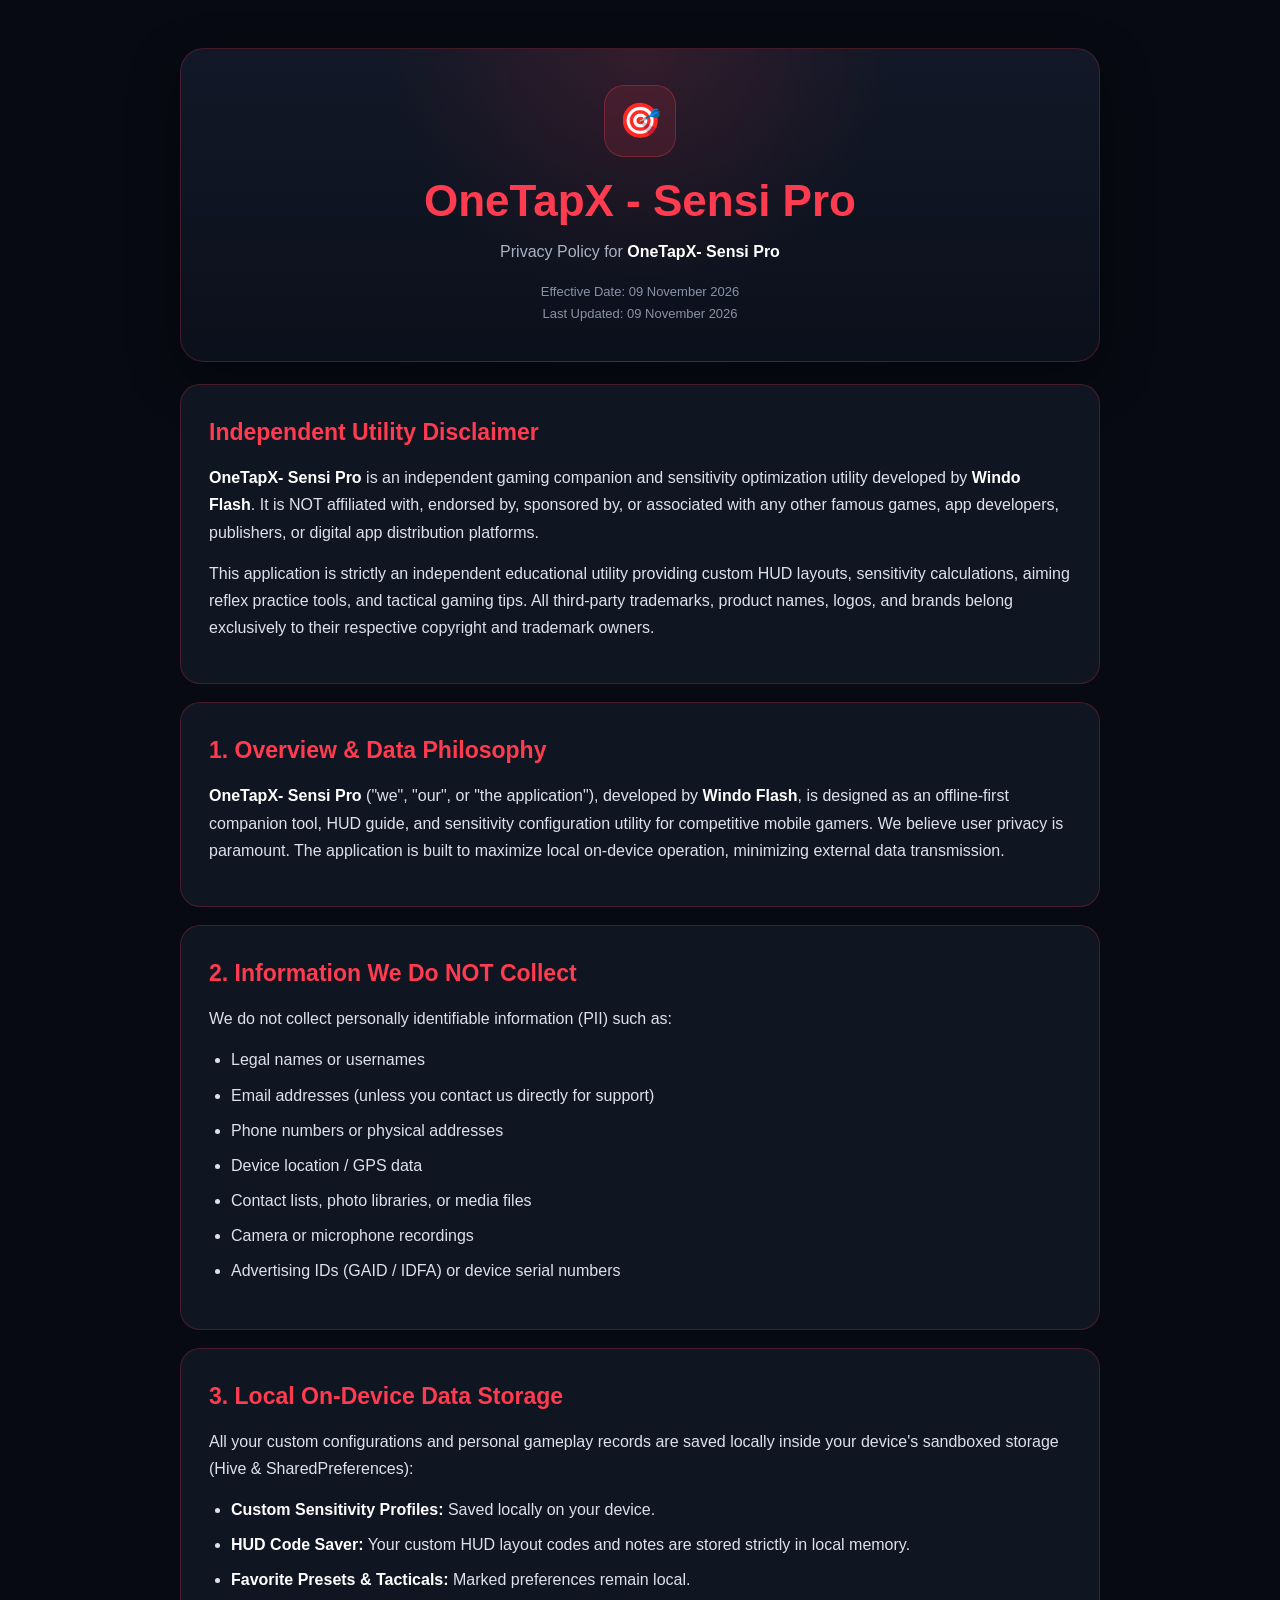
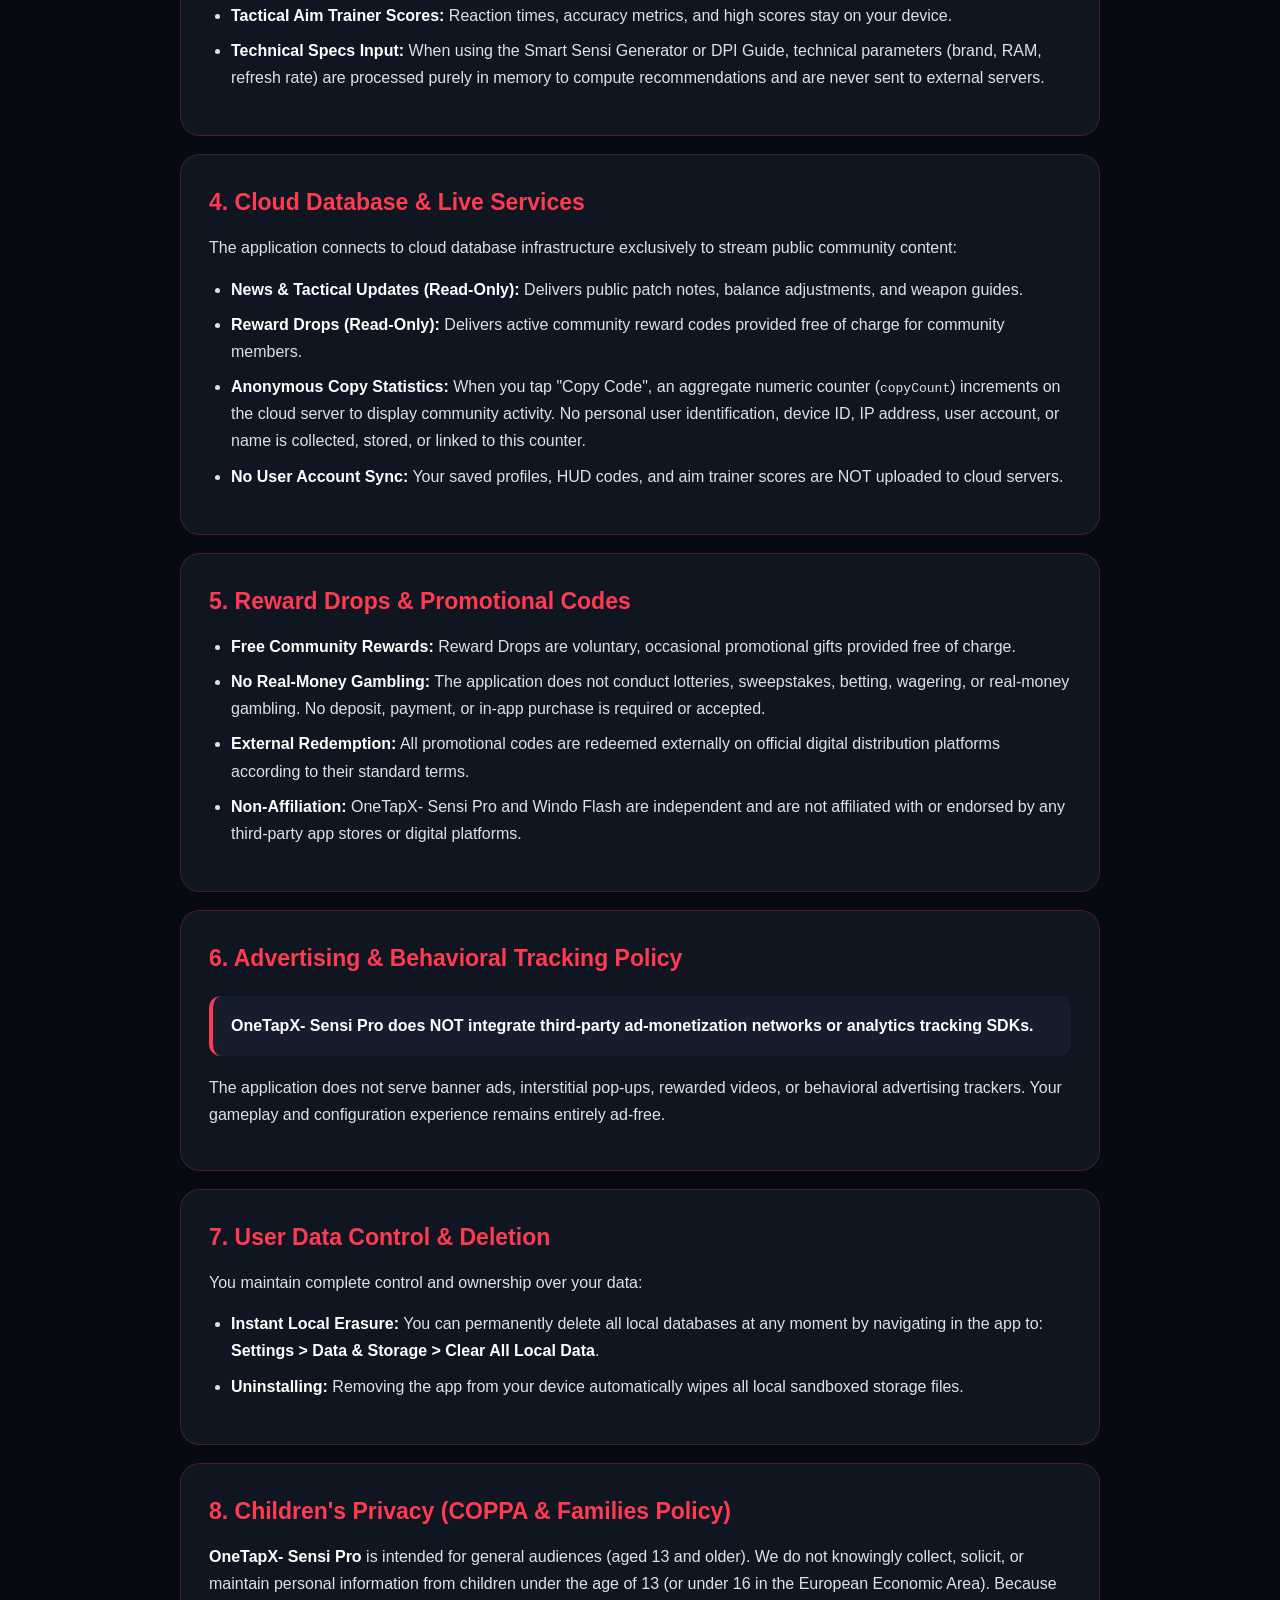
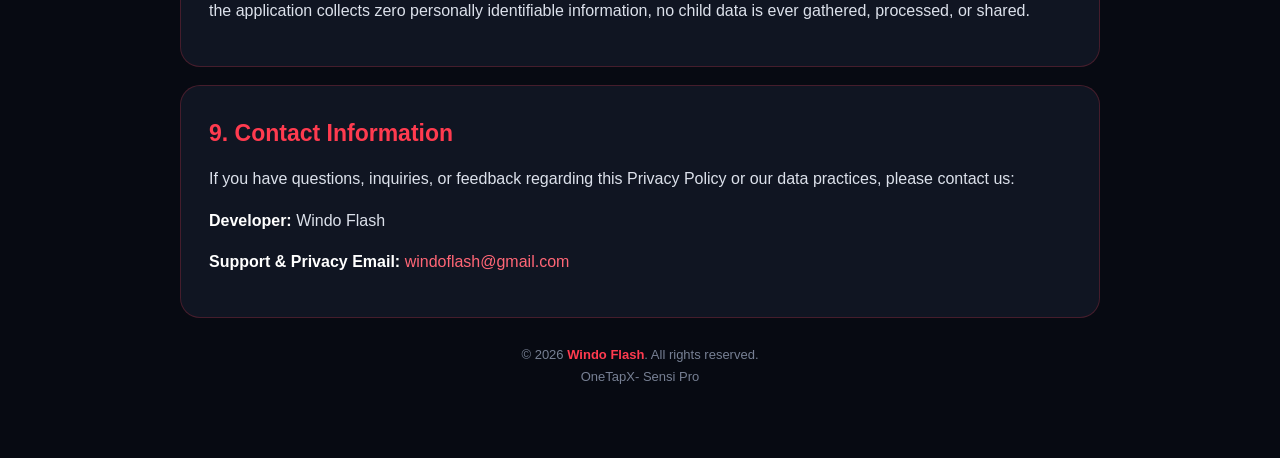
<file: onetapx.privacy.html>
<!DOCTYPE html>
<html lang="en">
<head>
  <meta charset="UTF-8" />
  <meta name="viewport" content="width=device-width, initial-scale=1.0" />
  <title>Privacy Policy - OneTapX - Sensi Pro</title>
  <meta name="description" content="Privacy Policy for OneTapX - Sensi Pro, developed by Windo Flash." />
  <style>
    :root {
      --background: #070a12;
      --card: #101522;
      --card-light: #171d2c;
      --accent: #ff3b4f;
      --accent-dark: #c92338;
      --text: #f5f6fa;
      --muted: #aab2c3;
      --border: rgba(255, 59, 79, 0.22);
      --link: #ff6676;
    }

    * { box-sizing: border-box; }
    html { scroll-behavior: smooth; }

    body {
      margin: 0;
      padding: 0;
      background: var(--background);
      color: var(--text);
      font-family: -apple-system, BlinkMacSystemFont, "Segoe UI", Roboto, Helvetica, Arial, sans-serif;
      line-height: 1.7;
    }

    .container {
      width: min(920px, calc(100% - 32px));
      margin: 0 auto;
      padding: 48px 0 70px;
    }

    .hero {
      background:
        radial-gradient(circle at top center, rgba(255, 59, 79, 0.14), transparent 45%),
        linear-gradient(180deg, #121827 0%, #0b101b 100%);
      border: 1px solid var(--border);
      border-radius: 24px;
      padding: 36px 28px;
      text-align: center;
      margin-bottom: 22px;
      box-shadow: 0 18px 50px rgba(0, 0, 0, 0.35);
    }

    .logo {
      width: 72px;
      height: 72px;
      margin: 0 auto 18px;
      border-radius: 20px;
      display: flex;
      align-items: center;
      justify-content: center;
      background: rgba(255, 59, 79, 0.12);
      border: 1px solid rgba(255, 59, 79, 0.3);
      font-size: 34px;
    }

    h1 {
      margin: 0 0 10px;
      color: var(--accent);
      font-size: clamp(30px, 5vw, 44px);
      line-height: 1.2;
    }

    .subtitle {
      margin: 0 auto;
      color: var(--muted);
      max-width: 680px;
      font-size: 16px;
    }

    .updated {
      margin-top: 16px;
      color: #8993a6;
      font-size: 13px;
    }

    .card {
      background: var(--card);
      border: 1px solid var(--border);
      border-radius: 20px;
      padding: 28px;
      margin-top: 18px;
    }

    h2 {
      color: var(--accent);
      font-size: 23px;
      margin: 0 0 12px;
    }

    h3 {
      color: #ffffff;
      font-size: 17px;
      margin: 22px 0 8px;
    }

    p { margin: 0 0 14px; color: #dce1eb; }

    ul {
      margin: 8px 0 16px 22px;
      padding: 0;
      color: #dce1eb;
    }

    li { margin-bottom: 8px; }
    strong { color: #ffffff; }

    a {
      color: var(--link);
      text-decoration: none;
    }

    a:hover { text-decoration: underline; }

    .highlight {
      background: var(--card-light);
      border-left: 4px solid var(--accent);
      border-radius: 12px;
      padding: 16px 18px;
      margin: 18px 0;
    }

    .footer {
      text-align: center;
      padding-top: 26px;
      color: #778094;
      font-size: 13px;
    }

    .footer strong { color: var(--accent); }

    @media (max-width: 640px) {
      .container {
        width: min(100% - 20px, 920px);
        padding-top: 24px;
      }

      .hero {
        padding: 28px 20px;
        border-radius: 20px;
      }

      .card {
        padding: 22px 18px;
        border-radius: 18px;
      }

      h2 { font-size: 21px; }
    }
  </style>
</head>
<body>
  <main class="container">
    <section class="hero">
      <div class="logo">🎯</div>
      <h1>OneTapX - Sensi Pro</h1>
      <p class="subtitle">Privacy Policy for <strong>OneTapX- Sensi Pro</strong></p>
      <div class="updated">
        Effective Date: 09 November 2026<br />
        Last Updated: 09 November 2026
      </div>
    </section>

    <section class="card">
      <h2>Independent Utility Disclaimer</h2>
      <p><strong>OneTapX- Sensi Pro</strong> is an independent gaming companion and sensitivity optimization utility developed by <strong>Windo Flash</strong>. It is NOT affiliated with, endorsed by, sponsored by, or associated with any other famous games, app developers, publishers, or digital app distribution platforms.</p>
      <p>This application is strictly an independent educational utility providing custom HUD layouts, sensitivity calculations, aiming reflex practice tools, and tactical gaming tips. All third-party trademarks, product names, logos, and brands belong exclusively to their respective copyright and trademark owners.</p>
    </section>

    <section class="card">
      <h2>1. Overview &amp; Data Philosophy</h2>
      <p><strong>OneTapX- Sensi Pro</strong> ("we", "our", or "the application"), developed by <strong>Windo Flash</strong>, is designed as an offline-first companion tool, HUD guide, and sensitivity configuration utility for competitive mobile gamers. We believe user privacy is paramount. The application is built to maximize local on-device operation, minimizing external data transmission.</p>
    </section>

    <section class="card">
      <h2>2. Information We Do NOT Collect</h2>
      <p>We do not collect personally identifiable information (PII) such as:</p>
      <ul>
        <li>Legal names or usernames</li>
        <li>Email addresses (unless you contact us directly for support)</li>
        <li>Phone numbers or physical addresses</li>
        <li>Device location / GPS data</li>
        <li>Contact lists, photo libraries, or media files</li>
        <li>Camera or microphone recordings</li>
        <li>Advertising IDs (GAID / IDFA) or device serial numbers</li>
      </ul>
    </section>

    <section class="card">
      <h2>3. Local On-Device Data Storage</h2>
      <p>All your custom configurations and personal gameplay records are saved locally inside your device's sandboxed storage (Hive &amp; SharedPreferences):</p>
      <ul>
        <li><strong>Custom Sensitivity Profiles:</strong> Saved locally on your device.</li>
        <li><strong>HUD Code Saver:</strong> Your custom HUD layout codes and notes are stored strictly in local memory.</li>
        <li><strong>Favorite Presets &amp; Tacticals:</strong> Marked preferences remain local.</li>
        <li><strong>Tactical Aim Trainer Scores:</strong> Reaction times, accuracy metrics, and high scores stay on your device.</li>
        <li><strong>Technical Specs Input:</strong> When using the Smart Sensi Generator or DPI Guide, technical parameters (brand, RAM, refresh rate) are processed purely in memory to compute recommendations and are never sent to external servers.</li>
      </ul>
    </section>

    <section class="card">
      <h2>4. Cloud Database &amp; Live Services</h2>
      <p>The application connects to cloud database infrastructure exclusively to stream public community content:</p>
      <ul>
        <li><strong>News &amp; Tactical Updates (Read-Only):</strong> Delivers public patch notes, balance adjustments, and weapon guides.</li>
        <li><strong>Reward Drops (Read-Only):</strong> Delivers active community reward codes provided free of charge for community members.</li>
        <li><strong>Anonymous Copy Statistics:</strong> When you tap "Copy Code", an aggregate numeric counter (<code>copyCount</code>) increments on the cloud server to display community activity. No personal user identification, device ID, IP address, user account, or name is collected, stored, or linked to this counter.</li>
        <li><strong>No User Account Sync:</strong> Your saved profiles, HUD codes, and aim trainer scores are NOT uploaded to cloud servers.</li>
      </ul>
    </section>

    <section class="card">
      <h2>5. Reward Drops &amp; Promotional Codes</h2>
      <ul>
        <li><strong>Free Community Rewards:</strong> Reward Drops are voluntary, occasional promotional gifts provided free of charge.</li>
        <li><strong>No Real-Money Gambling:</strong> The application does not conduct lotteries, sweepstakes, betting, wagering, or real-money gambling. No deposit, payment, or in-app purchase is required or accepted.</li>
        <li><strong>External Redemption:</strong> All promotional codes are redeemed externally on official digital distribution platforms according to their standard terms.</li>
        <li><strong>Non-Affiliation:</strong> OneTapX- Sensi Pro and Windo Flash are independent and are not affiliated with or endorsed by any third-party app stores or digital platforms.</li>
      </ul>
    </section>

    <section class="card">
      <h2>6. Advertising &amp; Behavioral Tracking Policy</h2>
      <div class="highlight">
        <strong>OneTapX- Sensi Pro does NOT integrate third-party ad-monetization networks or analytics tracking SDKs.</strong>
      </div>
      <p>The application does not serve banner ads, interstitial pop-ups, rewarded videos, or behavioral advertising trackers. Your gameplay and configuration experience remains entirely ad-free.</p>
    </section>

    <section class="card">
      <h2>7. User Data Control &amp; Deletion</h2>
      <p>You maintain complete control and ownership over your data:</p>
      <ul>
        <li><strong>Instant Local Erasure:</strong> You can permanently delete all local databases at any moment by navigating in the app to: <strong>Settings &gt; Data &amp; Storage &gt; Clear All Local Data</strong>.</li>
        <li><strong>Uninstalling:</strong> Removing the app from your device automatically wipes all local sandboxed storage files.</li>
      </ul>
    </section>

    <section class="card">
      <h2>8. Children's Privacy (COPPA &amp; Families Policy)</h2>
      <p><strong>OneTapX- Sensi Pro</strong> is intended for general audiences (aged 13 and older). We do not knowingly collect, solicit, or maintain personal information from children under the age of 13 (or under 16 in the European Economic Area). Because the application collects zero personally identifiable information, no child data is ever gathered, processed, or shared.</p>
    </section>

    <section class="card">
      <h2>9. Contact Information</h2>
      <p>If you have questions, inquiries, or feedback regarding this Privacy Policy or our data practices, please contact us:</p>
      <p><strong>Developer:</strong> Windo Flash</p>
      <p><strong>Support &amp; Privacy Email:</strong> <a href="mailto:windoflash@gmail.com">windoflash@gmail.com</a></p>
    </section>

    <div class="footer">
      © 2026 <strong>Windo Flash</strong>. All rights reserved.<br />
      OneTapX- Sensi Pro
    </div>
  </main>
</body>
</html>
</file>
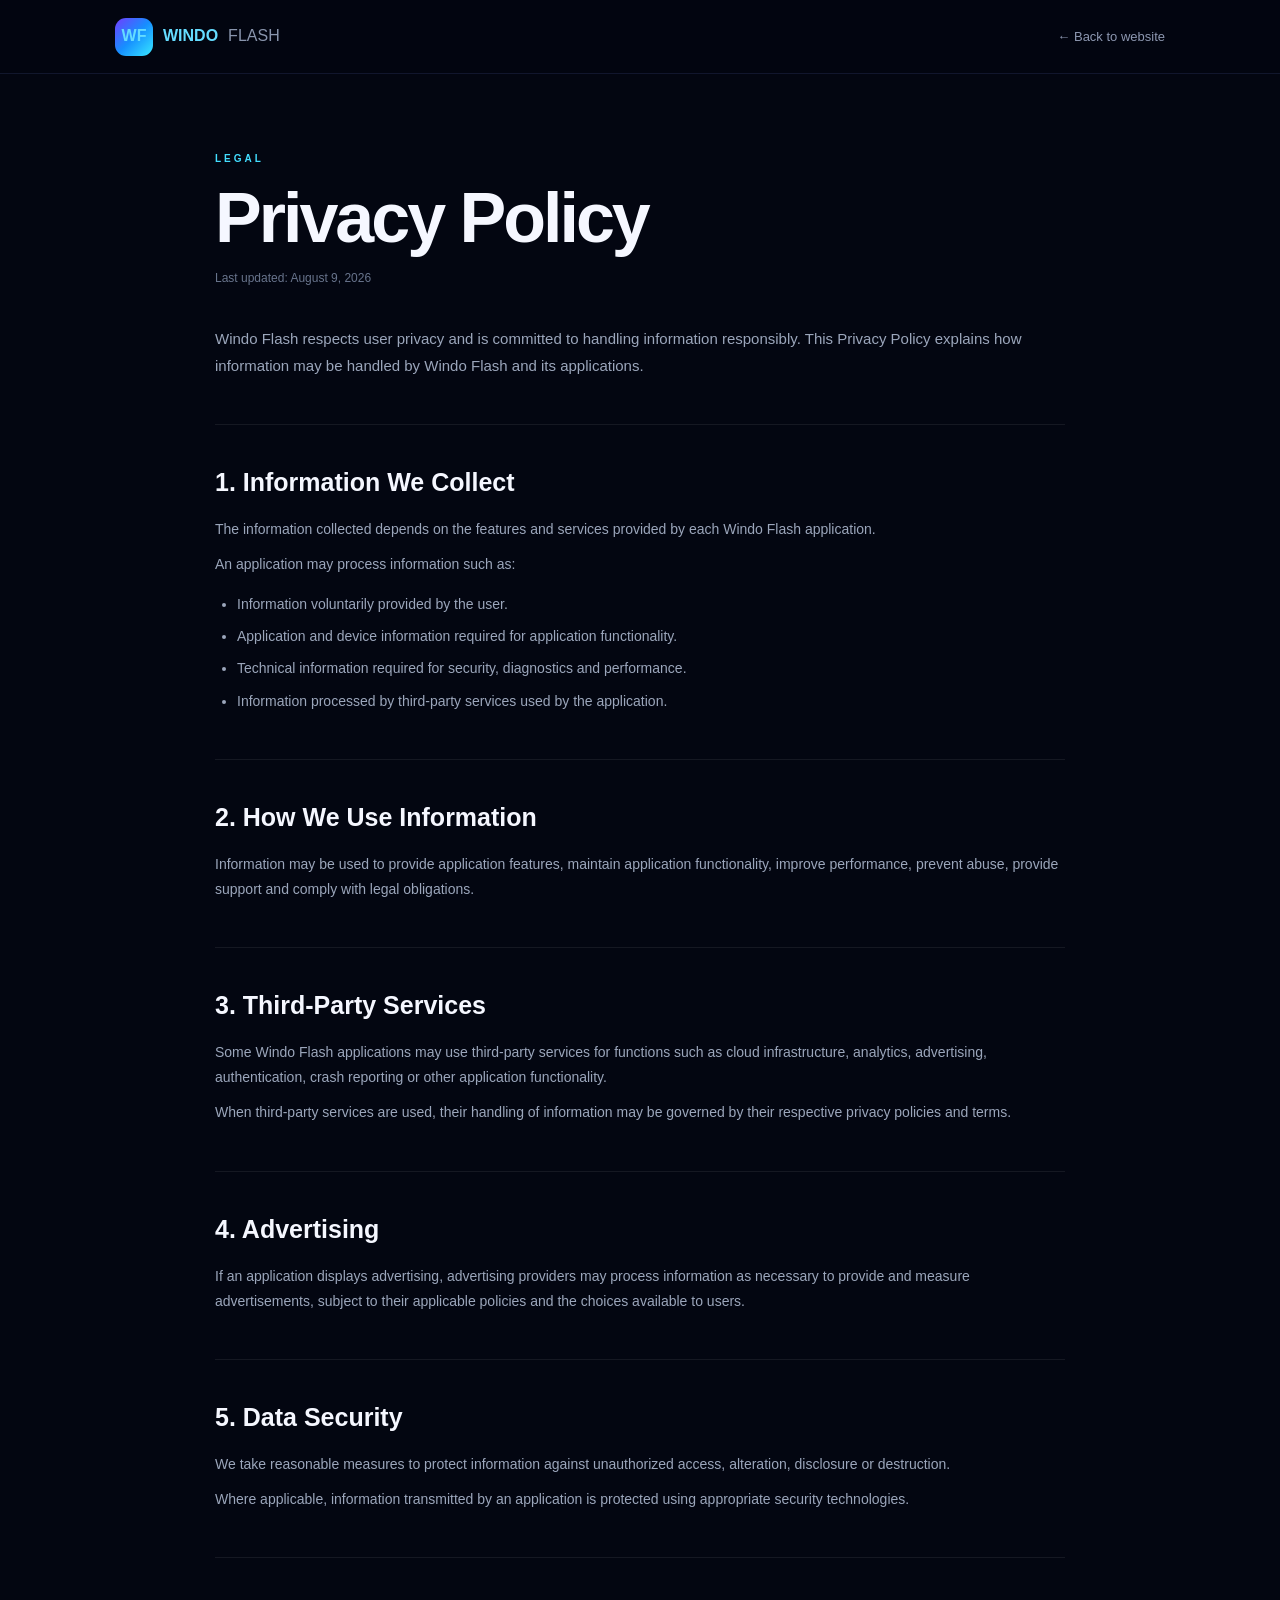
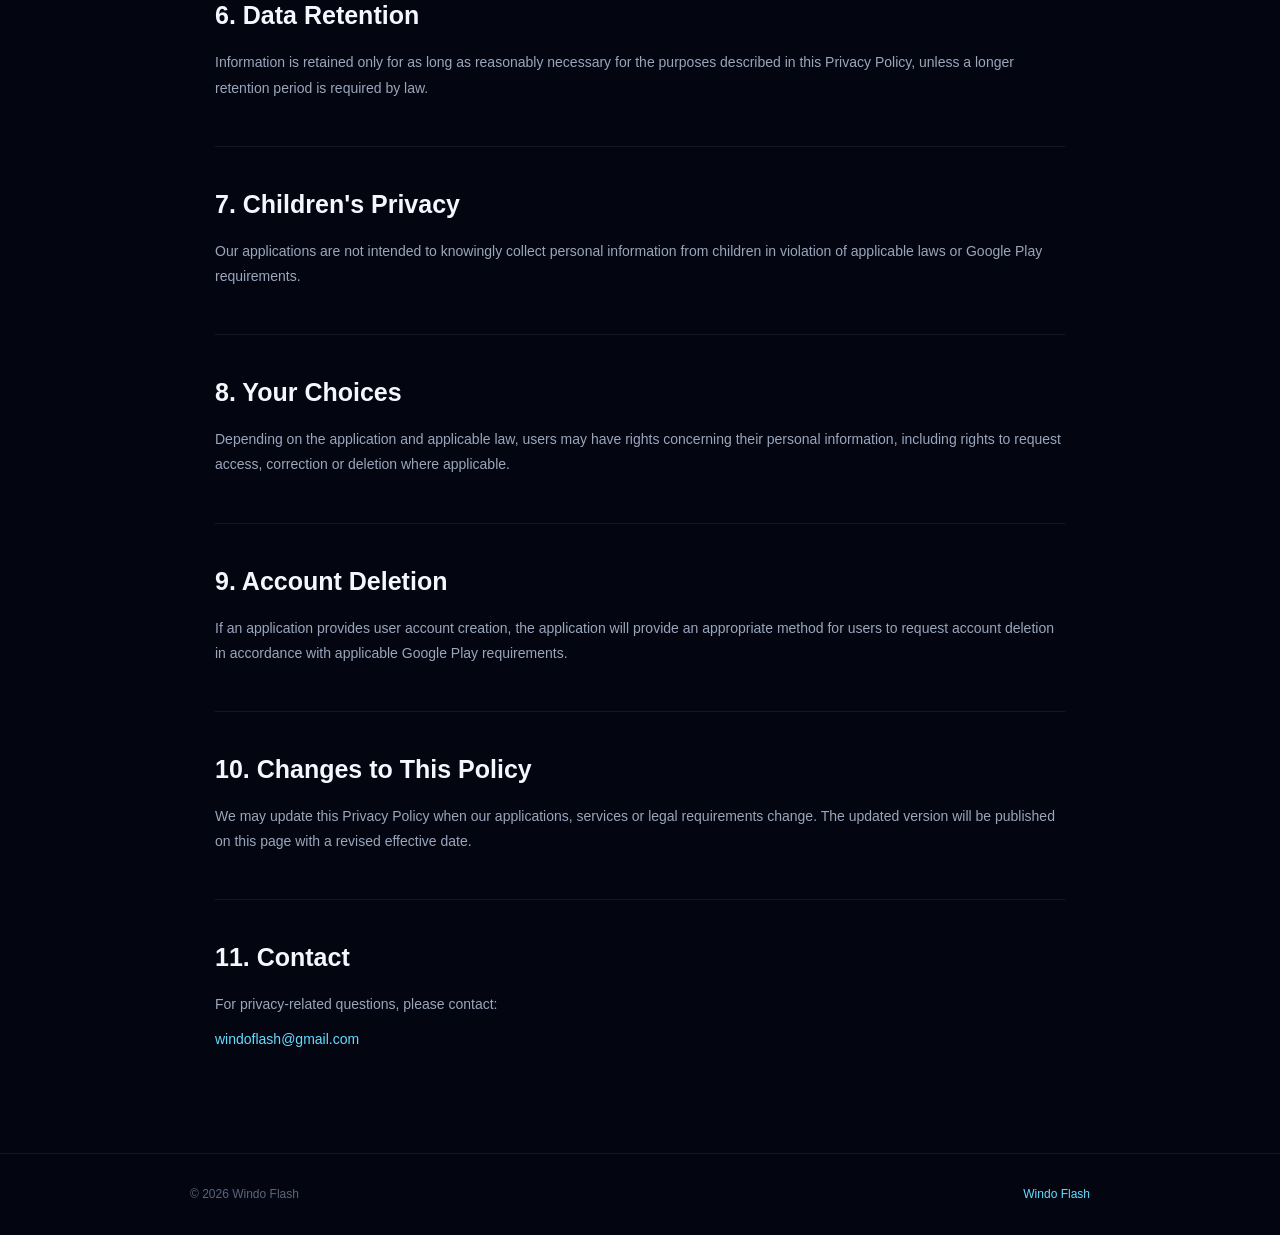
<file: privacy.html>
<!DOCTYPE html>
<html lang="en">

<head>

<meta charset="UTF-8">

<meta
name="viewport"
content="width=device-width, initial-scale=1.0">

<title>Privacy Policy — Windo Flash</title>

<meta
name="description"
content="Privacy Policy for Windo Flash and its applications.">

<style>

*{
box-sizing:border-box;
margin:0;
padding:0;
}

html{
scroll-behavior:smooth;
}

body{

background:#030611;

color:#f5f7ff;

font-family:
Inter,
Arial,
sans-serif;

line-height:1.8;

}

a{
color:#65dcff;
text-decoration:none;
}

nav{

height:74px;

position:fixed;

top:0;

width:100%;

z-index:10;

background:
rgba(3,6,17,.8);

backdrop-filter:
blur(20px);

border-bottom:
1px solid
rgba(120,150,255,.12);

}

.nav-inner{

max-width:1100px;

height:100%;

margin:auto;

padding:0 25px;

display:flex;

align-items:center;

justify-content:space-between;

}

.logo{

display:flex;

align-items:center;

gap:10px;

font-weight:800;

}

.logo-icon{

width:38px;

height:38px;

border-radius:11px;

display:grid;

place-items:center;

background:
linear-gradient(
135deg,
#713cff,
#168fff,
#38e8ff
);

}

.logo span{

color:#8995ad;

font-weight:400;

}

.back{

color:#8d98b1;

font-size:13px;

}

.container{

max-width:900px;

margin:auto;

padding:
150px 25px
100px;

}

.label{

color:#42ddff;

font-size:10px;

font-weight:800;

letter-spacing:3px;

}

h1{

font-size:
clamp(45px,6vw,70px);

line-height:1;

letter-spacing:-3px;

margin-top:15px;

}

.updated{

margin-top:15px;

color:#68748c;

font-size:12px;

}

.intro{

margin-top:35px;

color:#9ba6bb;

font-size:15px;

}

.policy-section{

margin-top:45px;

padding-top:35px;

border-top:
1px solid
rgba(255,255,255,.07);

}

.policy-section h2{

font-size:25px;

margin-bottom:12px;

}

.policy-section p{

color:#9ba6bb;

font-size:14px;

margin-top:10px;

}

.policy-section ul{

margin:
15px 0 0 22px;

color:#9ba6bb;

font-size:14px;

}

.policy-section li{

margin-top:7px;

}

.warning{

margin-top:35px;

padding:20px;

border-left:
3px solid
#ffb84d;

background:
rgba(255,184,77,.04);

color:#aeb8ca;

font-size:13px;

}

footer{

border-top:
1px solid
rgba(255,255,255,.07);

padding:
30px 25px;

color:#59667e;

font-size:12px;

}

.footer{

max-width:900px;

margin:auto;

display:flex;

justify-content:space-between;

}

@media(max-width:700px){

.footer{

flex-direction:column;

gap:10px;

}

}

</style>

</head>


<body>


<nav>

<div class="nav-inner">

<a
href="index.html"
class="logo">

<div class="logo-icon">
WF
</div>

WINDO
<span>
FLASH
</span>

</a>


<a
href="index.html"
class="back">

← Back to website

</a>

</div>

</nav>


<main>

<div class="container">


<div class="label">
LEGAL
</div>


<h1>
Privacy Policy
</h1>


<div class="updated">

Last updated: August 9, 2026

</div>


<p class="intro">

Windo Flash respects user privacy and is committed
to handling information responsibly. This Privacy Policy
explains how information may be handled by Windo Flash
and its applications.

</p>


<section class="policy-section">

<h2>
1. Information We Collect
</h2>

<p>

The information collected depends on the features
and services provided by each Windo Flash application.

</p>

<p>

An application may process information such as:

</p>

<ul>

<li>
Information voluntarily provided by the user.
</li>

<li>
Application and device information required
for application functionality.
</li>

<li>
Technical information required for security,
diagnostics and performance.
</li>

<li>
Information processed by third-party services
used by the application.
</li>

</ul>

</section>


<section class="policy-section">

<h2>
2. How We Use Information
</h2>

<p>

Information may be used to provide application
features, maintain application functionality,
improve performance, prevent abuse, provide
support and comply with legal obligations.

</p>

</section>


<section class="policy-section">

<h2>
3. Third-Party Services
</h2>

<p>

Some Windo Flash applications may use third-party
services for functions such as cloud infrastructure,
analytics, advertising, authentication, crash
reporting or other application functionality.

</p>

<p>

When third-party services are used, their handling
of information may be governed by their respective
privacy policies and terms.

</p>

</section>


<section class="policy-section">

<h2>
4. Advertising
</h2>

<p>

If an application displays advertising, advertising
providers may process information as necessary
to provide and measure advertisements, subject to
their applicable policies and the choices available
to users.

</p>

</section>


<section class="policy-section">

<h2>
5. Data Security
</h2>

<p>

We take reasonable measures to protect information
against unauthorized access, alteration, disclosure
or destruction.

</p>

<p>

Where applicable, information transmitted by an
application is protected using appropriate
security technologies.

</p>

</section>


<section class="policy-section">

<h2>
6. Data Retention
</h2>

<p>

Information is retained only for as long as reasonably
necessary for the purposes described in this Privacy
Policy, unless a longer retention period is required
by law.

</p>

</section>


<section class="policy-section">

<h2>
7. Children's Privacy
</h2>

<p>

Our applications are not intended to knowingly
collect personal information from children in
violation of applicable laws or Google Play
requirements.

</p>

</section>


<section class="policy-section">

<h2>
8. Your Choices
</h2>

<p>

Depending on the application and applicable law,
users may have rights concerning their personal
information, including rights to request access,
correction or deletion where applicable.

</p>

</section>


<section class="policy-section">

<h2>
9. Account Deletion
</h2>

<p>

If an application provides user account creation,
the application will provide an appropriate method
for users to request account deletion in accordance
with applicable Google Play requirements.

</p>

</section>


<section class="policy-section">

<h2>
10. Changes to This Policy
</h2>

<p>

We may update this Privacy Policy when our
applications, services or legal requirements change.
The updated version will be published on this page
with a revised effective date.

</p>

</section>


<section class="policy-section">

<h2>
11. Contact
</h2>

<p>

For privacy-related questions, please contact:

</p>

<p>

<a href="mailto:YOUR_EMAIL@example.com">

windoflash@gmail.com

</a>

</p>

</section>


<div class="">

<strong>
</strong>


</div>


</div>

</main>


<footer>

<div class="footer">

<span>
© 2026 Windo Flash
</span>

<a href="index.html">
Windo Flash
</a>

</div>

</footer>


</body>

</html>
</file>
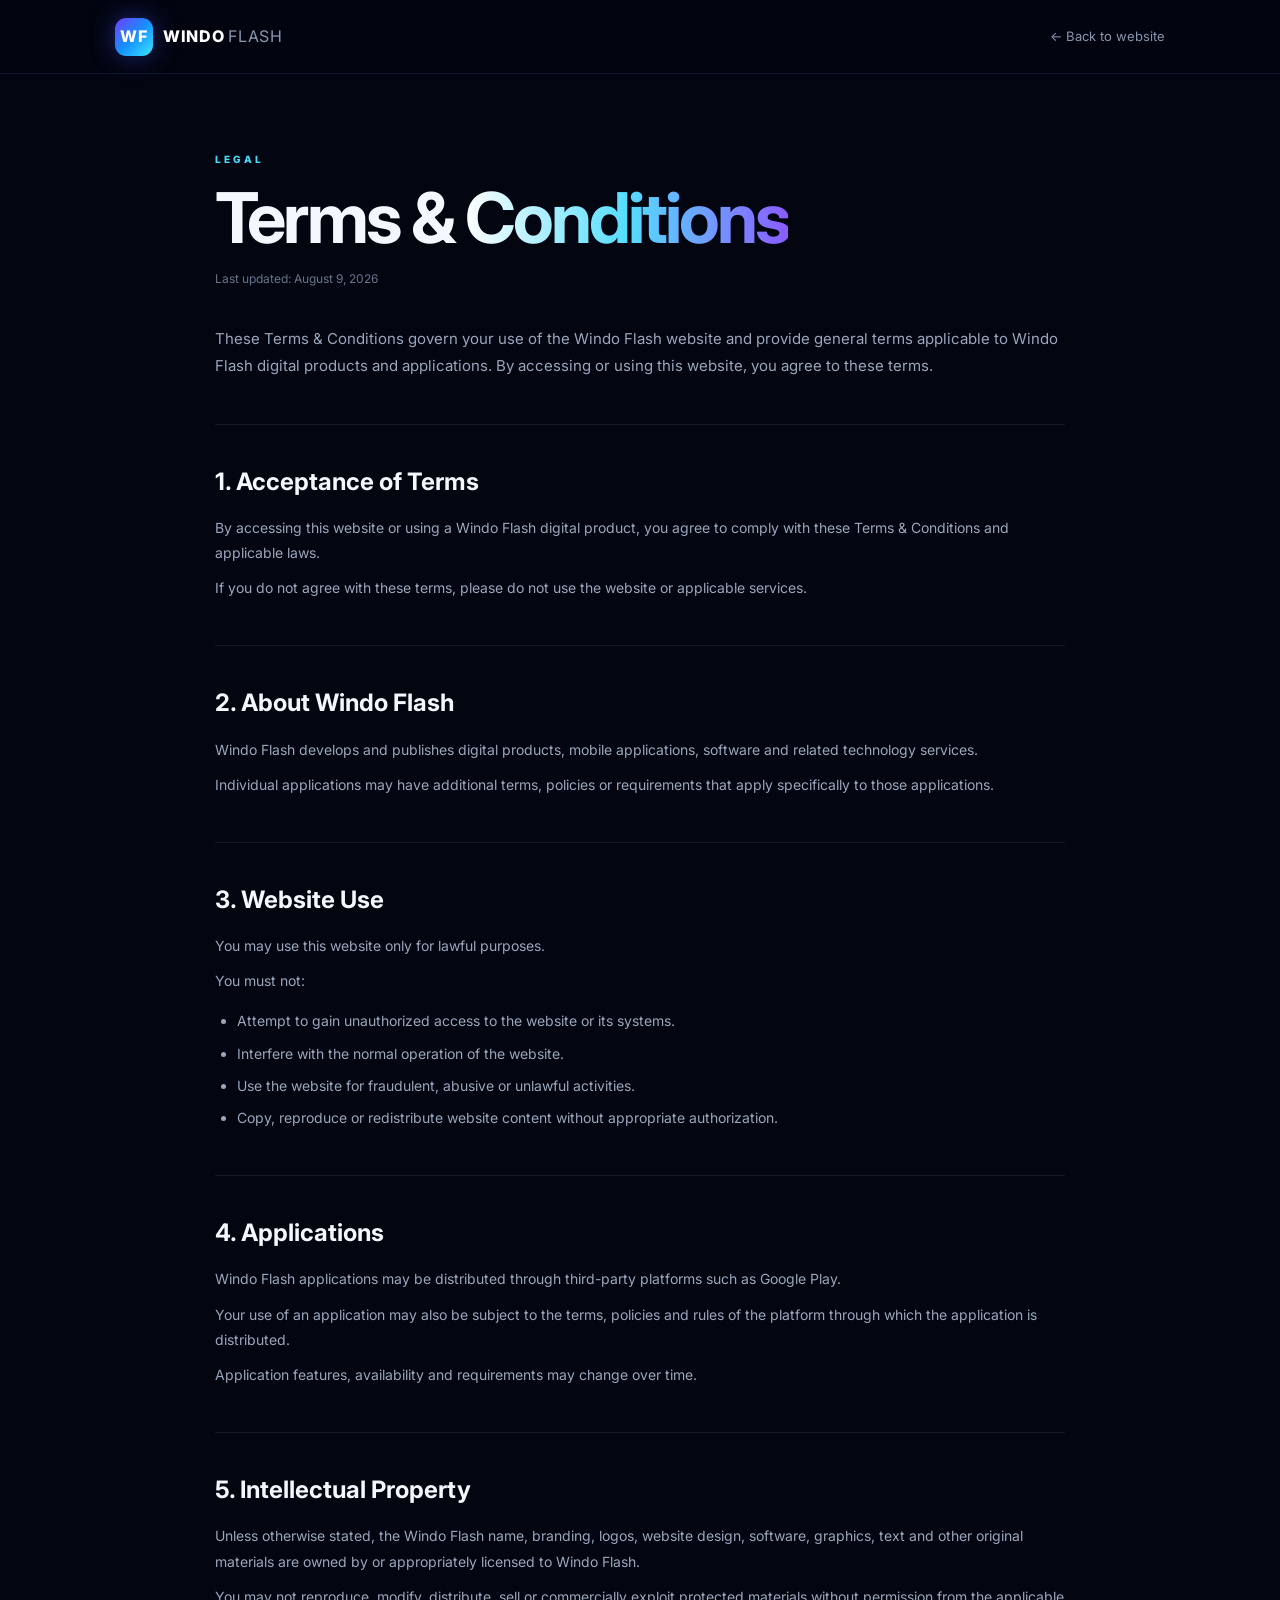
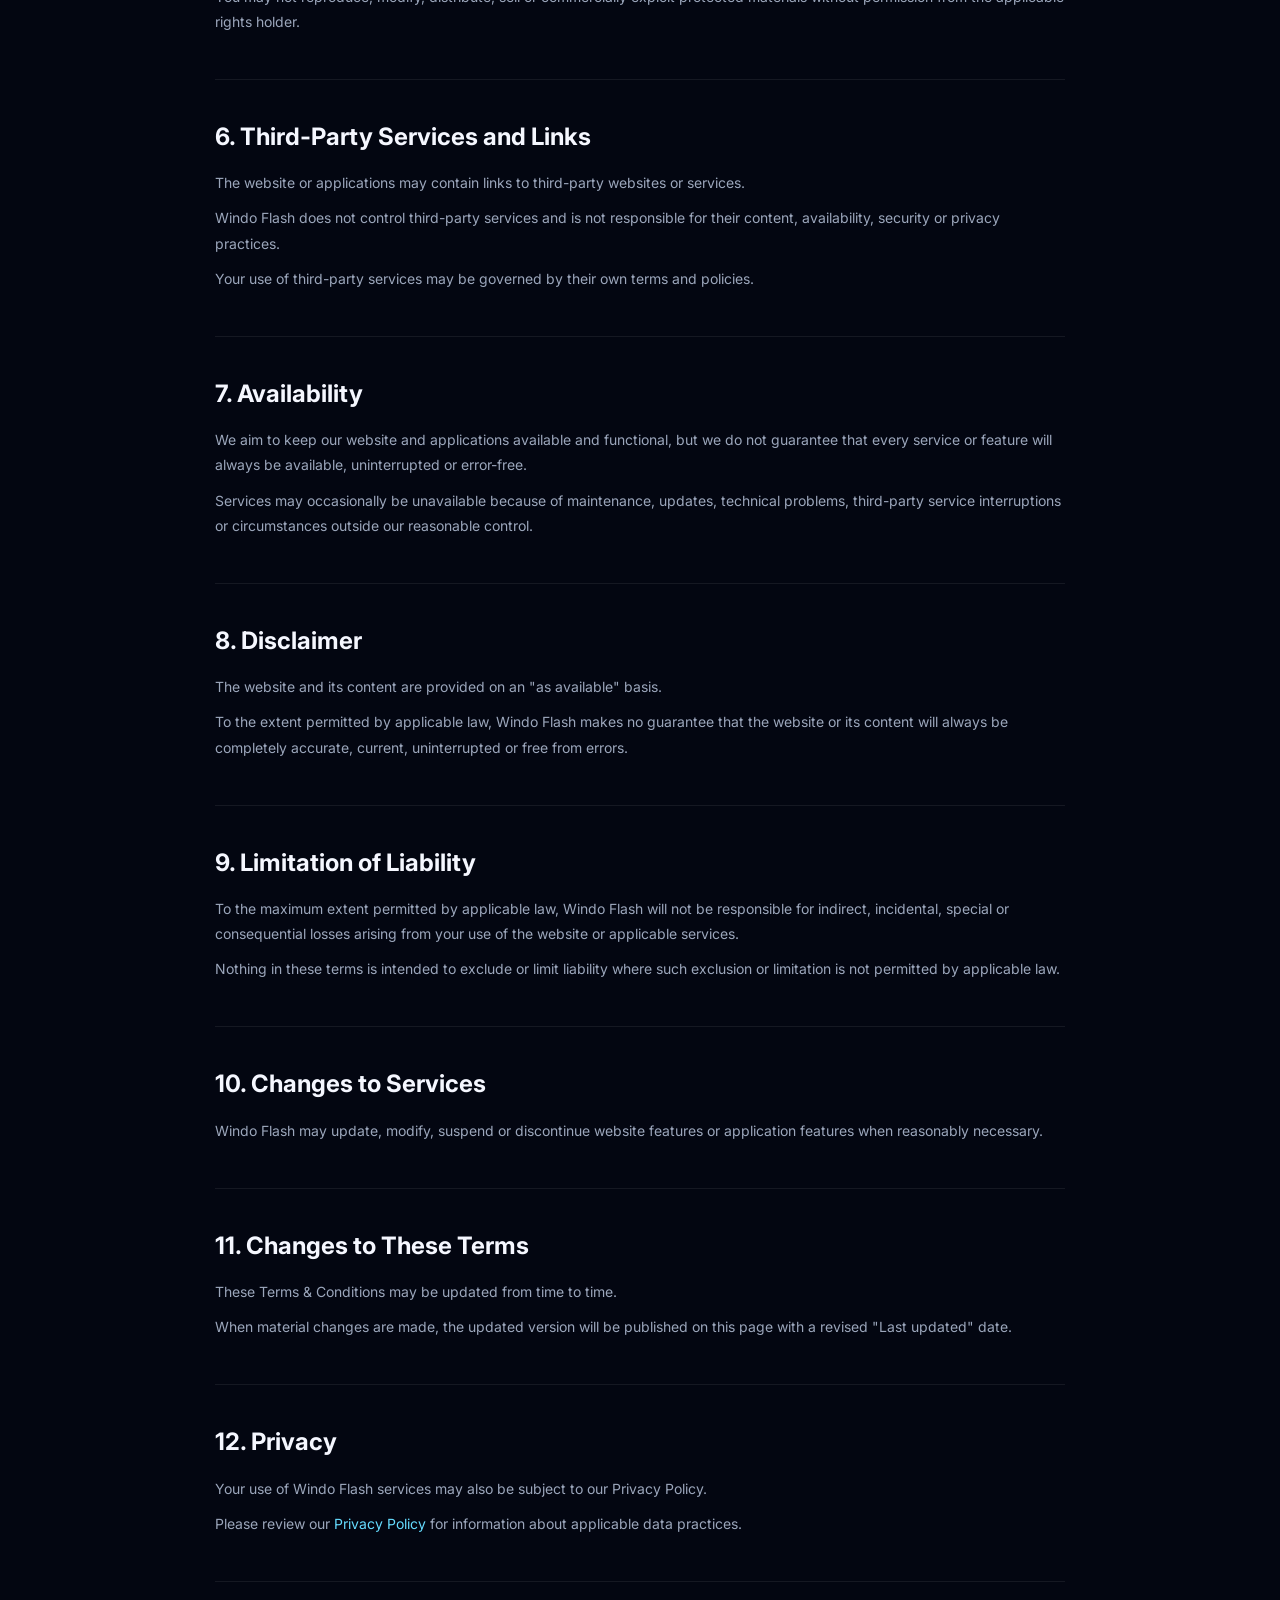
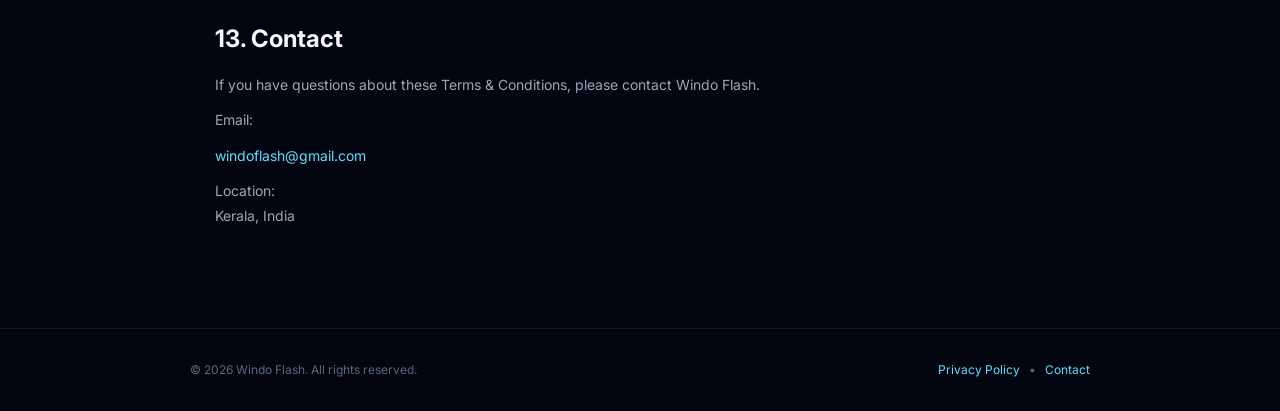
<file: terms.html>
<!DOCTYPE html>
<html lang="en">

<head>
<meta charset="UTF-8">

<meta name="viewport" content="width=device-width, initial-scale=1.0">

<title>Terms & Conditions — Windo Flash</title>

<meta
name="description"
content="Terms and Conditions for Windo Flash websites and digital products."
>

<style>

@import url(
'https://fonts.googleapis.com/css2?family=Inter:wght@400;500;600;700;800&family=Space+Mono:wght@400;700&display=swap'
);

* {
    box-sizing: border-box;
    margin: 0;
    padding: 0;
}

html {
    scroll-behavior: smooth;
}

body {

    background: #030611;

    color: #f5f7ff;

    font-family:
        Inter,
        Arial,
        sans-serif;

    line-height: 1.8;

}

a {
    color: #65dcff;
    text-decoration: none;
}


/* =========================
   NAVIGATION
========================= */

.navbar {

    position: fixed;

    top: 0;
    left: 0;

    width: 100%;

    height: 74px;

    z-index: 20;

    background:
        rgba(3,6,17,.80);

    backdrop-filter:
        blur(20px);

    border-bottom:
        1px solid
        rgba(120,150,255,.12);

}

.nav-inner {

    max-width: 1100px;

    height: 100%;

    margin: auto;

    padding:
        0 25px;

    display: flex;

    align-items: center;

    justify-content: space-between;

}

.logo {

    display: flex;

    align-items: center;

    gap: 10px;

    color: white;

    font-weight: 800;

    letter-spacing: .7px;

}

.logo-icon {

    width: 38px;

    height: 38px;

    border-radius: 11px;

    display: grid;

    place-items: center;

    background:
        linear-gradient(
            135deg,
            #713cff,
            #168fff,
            #38e8ff
        );

    box-shadow:
        0 0 25px
        rgba(80,90,255,.4);

}

.logo-light {

    color: #8995ad;

    font-weight: 400;

}

.back {

    color: #8995ad;

    font-size: 13px;

}

.back:hover {

    color: white;

}


/* =========================
   PAGE
========================= */

.container {

    max-width: 900px;

    margin: auto;

    padding:
        150px 25px
        100px;

}

.label {

    color: #42ddff;

    font-size: 10px;

    font-weight: 800;

    letter-spacing: 3px;

}

h1 {

    font-size:
        clamp(45px, 6vw, 70px);

    line-height: 1;

    letter-spacing: -3px;

    margin-top: 15px;

}

.gradient {

    background:
        linear-gradient(
            90deg,
            #ffffff,
            #55ddff,
            #8a5cff
        );

    -webkit-background-clip: text;

    background-clip: text;

    color: transparent;

}

.updated {

    margin-top: 15px;

    color: #68748c;

    font-size: 12px;

}

.intro {

    margin-top: 35px;

    color: #9ba6bb;

    font-size: 15px;

}

.section {

    margin-top: 45px;

    padding-top: 35px;

    border-top:
        1px solid
        rgba(255,255,255,.07);

}

.section h2 {

    font-size: 24px;

    margin-bottom: 12px;

}

.section p {

    color: #9ba6bb;

    font-size: 14px;

    margin-top: 10px;

}

.section ul {

    margin:
        15px 0 0 22px;

    color: #9ba6bb;

    font-size: 14px;

}

.section li {

    margin-top: 7px;

}


/* =========================
   NOTICE
========================= */

.notice {

    margin-top: 45px;

    padding: 20px;

    border-left:
        3px solid
        #42ddff;

    background:
        rgba(60,210,255,.035);

    color: #aeb8ca;

    font-size: 13px;

}


/* =========================
   FOOTER
========================= */

footer {

    border-top:
        1px solid
        rgba(255,255,255,.07);

    padding:
        30px 25px;

    color: #59667e;

    font-size: 12px;

}

.footer {

    max-width: 900px;

    margin: auto;

    display: flex;

    justify-content: space-between;

    gap: 20px;

}

@media(max-width:700px) {

    .footer {

        flex-direction: column;

    }

}

</style>

</head>


<body>


<!-- NAVIGATION -->

<header class="navbar">

<div class="nav-inner">


<a
href="index.html"
class="logo">

<div class="logo-icon">
WF
</div>

<span>
WINDO
<span class="logo-light">
FLASH
</span>
</span>

</a>


<a
href="index.html"
class="back">

← Back to website

</a>


</div>

</header>



<!-- CONTENT -->

<main>

<div class="container">


<div class="label">
LEGAL
</div>


<h1>

Terms &

<span class="gradient">
Conditions
</span>

</h1>


<div class="updated">

Last updated: August 9, 2026

</div>


<p class="intro">

These Terms & Conditions govern your use of
the Windo Flash website and provide general
terms applicable to Windo Flash digital products
and applications.

By accessing or using this website, you agree
to these terms.

</p>



<!-- 1 -->

<section class="section">

<h2>
1. Acceptance of Terms
</h2>

<p>

By accessing this website or using a Windo Flash
digital product, you agree to comply with these
Terms & Conditions and applicable laws.

</p>

<p>

If you do not agree with these terms, please do
not use the website or applicable services.

</p>

</section>



<!-- 2 -->

<section class="section">

<h2>
2. About Windo Flash
</h2>

<p>

Windo Flash develops and publishes digital
products, mobile applications, software and
related technology services.

</p>

<p>

Individual applications may have additional
terms, policies or requirements that apply
specifically to those applications.

</p>

</section>



<!-- 3 -->

<section class="section">

<h2>
3. Website Use
</h2>

<p>

You may use this website only for lawful purposes.

</p>

<p>

You must not:

</p>

<ul>

<li>
Attempt to gain unauthorized access to the website
or its systems.
</li>

<li>
Interfere with the normal operation of the website.
</li>

<li>
Use the website for fraudulent, abusive or unlawful
activities.
</li>

<li>
Copy, reproduce or redistribute website content
without appropriate authorization.
</li>

</ul>

</section>



<!-- 4 -->

<section class="section">

<h2>
4. Applications
</h2>

<p>

Windo Flash applications may be distributed through
third-party platforms such as Google Play.

</p>

<p>

Your use of an application may also be subject to
the terms, policies and rules of the platform through
which the application is distributed.

</p>

<p>

Application features, availability and requirements
may change over time.

</p>

</section>



<!-- 5 -->

<section class="section">

<h2>
5. Intellectual Property
</h2>

<p>

Unless otherwise stated, the Windo Flash name,
branding, logos, website design, software,
graphics, text and other original materials are
owned by or appropriately licensed to Windo Flash.

</p>

<p>

You may not reproduce, modify, distribute, sell
or commercially exploit protected materials
without permission from the applicable rights holder.

</p>

</section>



<!-- 6 -->

<section class="section">

<h2>
6. Third-Party Services and Links
</h2>

<p>

The website or applications may contain links to
third-party websites or services.

</p>

<p>

Windo Flash does not control third-party services
and is not responsible for their content, availability,
security or privacy practices.

</p>

<p>

Your use of third-party services may be governed
by their own terms and policies.

</p>

</section>



<!-- 7 -->

<section class="section">

<h2>
7. Availability
</h2>

<p>

We aim to keep our website and applications
available and functional, but we do not guarantee
that every service or feature will always be
available, uninterrupted or error-free.

</p>

<p>

Services may occasionally be unavailable because
of maintenance, updates, technical problems,
third-party service interruptions or circumstances
outside our reasonable control.

</p>

</section>



<!-- 8 -->

<section class="section">

<h2>
8. Disclaimer
</h2>

<p>

The website and its content are provided on an
"as available" basis.

</p>

<p>

To the extent permitted by applicable law,
Windo Flash makes no guarantee that the website
or its content will always be completely accurate,
current, uninterrupted or free from errors.

</p>

</section>



<!-- 9 -->

<section class="section">

<h2>
9. Limitation of Liability
</h2>

<p>

To the maximum extent permitted by applicable law,
Windo Flash will not be responsible for indirect,
incidental, special or consequential losses arising
from your use of the website or applicable services.

</p>

<p>

Nothing in these terms is intended to exclude or
limit liability where such exclusion or limitation
is not permitted by applicable law.

</p>

</section>



<!-- 10 -->

<section class="section">

<h2>
10. Changes to Services
</h2>

<p>

Windo Flash may update, modify, suspend or
discontinue website features or application
features when reasonably necessary.

</p>

</section>



<!-- 11 -->

<section class="section">

<h2>
11. Changes to These Terms
</h2>

<p>

These Terms & Conditions may be updated from
time to time.

</p>

<p>

When material changes are made, the updated
version will be published on this page with a
revised "Last updated" date.

</p>

</section>



<!-- 12 -->

<section class="section">

<h2>
12. Privacy
</h2>

<p>

Your use of Windo Flash services may also be
subject to our Privacy Policy.

</p>

<p>

Please review our
<a href="privacy.html">
Privacy Policy
</a>
for information about applicable data practices.

</p>

</section>



<!-- 13 -->

<section class="section">

<h2>
13. Contact
</h2>

<p>

If you have questions about these Terms &
Conditions, please contact Windo Flash.

</p>

<p>

Email:

</p>

<p>

<a href="mailto:windoflash@gmail.com">

windoflash@gmail.com
</a>

</p>

<p>

Location:

<br>

Kerala, India

</p>

</section>



<div class="">

<strong>
</strong>


</div>


</div>

</main>



<!-- FOOTER -->

<footer>

<div class="footer">

<span>
© 2026 Windo Flash. All rights reserved.
</span>


<span>

<a href="privacy.html">
Privacy Policy
</a>

&nbsp; • &nbsp;

<a href="contact.html">
Contact
</a>

</span>

</div>

</footer>


</body>

</html>
</file>
